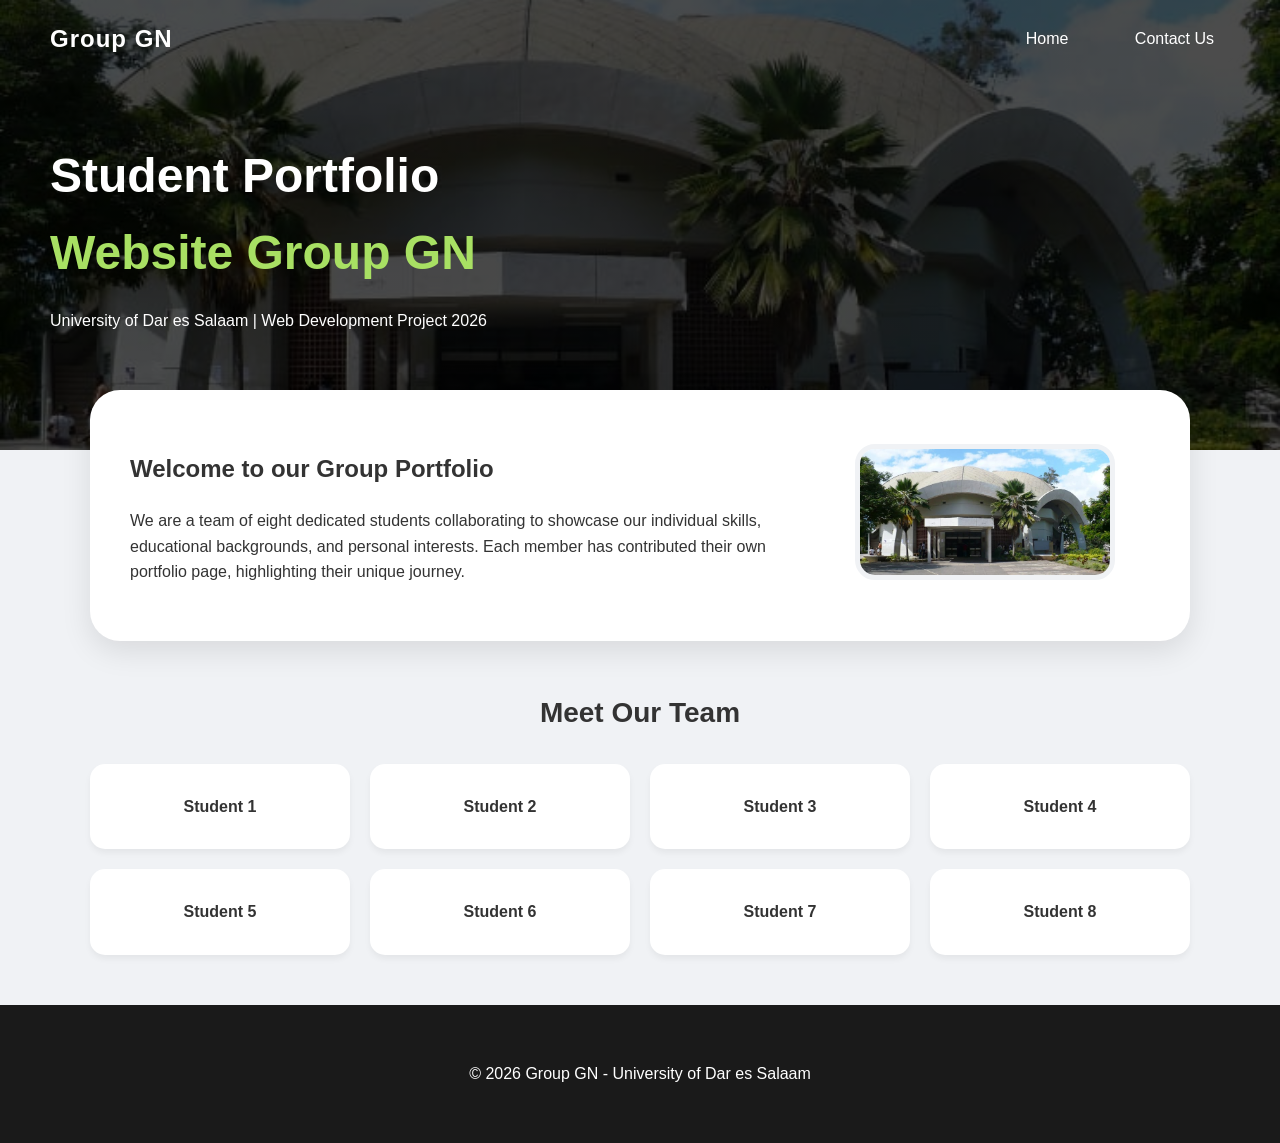
<file: index.html>
<!DOCTYPE html>
<html lang="en">
<head>
    <meta charset="UTF-8">
    <meta name="viewport" content="width=device-width, initial-scale=1.0">
    <title>Student Portfolio Dashboard | Group GN</title>
    <!-- Linking the external CSS file -->
    <link rel="stylesheet" href="style-index.css">
</head>
<body>

    <!-- Hero Section -->
    <header class="hero">
        <nav class="top-nav">
            <div class="logo">Group GN</div>
            <div class="main-links">
                <a href="index.html" class="active">Home</a>
                <a href="contact.html">Contact Us</a>
            </div>
        </nav>

        <div class="hero-content">
            <h1>Student Portfolio <br><span>Website Group GN</span></h1>
            <p>University of Dar es Salaam | Web Development Project 2026</p>
        </div>
    </header>


    <!-- Main Content Area -->
    <main class="container">
        
        <!-- Welcome Section -->
        <section class="welcome-card">
            <div class="welcome-text">
                <h2>Welcome to our Group Portfolio</h2>
                <p>We are a team of eight dedicated students collaborating to showcase our individual skills, educational backgrounds, and personal interests. Each member has contributed their own portfolio page, highlighting their unique journey.</p>
            </div>
            <div class="group-img-container">
                <img src="image/nkurumah.jpeg" alt="Group Members" class="group-photo">
            </div>
        </section>

        <!-- Student Profiles Grid (The "Sub-Nav") -->
        <h3 class="section-title">Meet Our Team</h3>
        <nav class="profile-grid">
            <a href="student 1.html" class="profile-link">Student 1</a>
            <a href="student 2.html" class="profile-link">Student 2</a>
            <a href="student 3.html" class="profile-link">Student 3</a>
            <a href="student 4.html" class="profile-link">Student 4</a>
            <a href="student 5.html" class="profile-link">Student 5</a>
            <a href="student 6.html" class="profile-link">Student 6</a>
            <a href="student 7.html" class="profile-link">Student 7</a>
            <a href="student 8.html" class="profile-link">Student 8</a>
        </nav>

    </main>

    <footer>
        <p>&copy; 2026 Group GN - University of Dar es Salaam</p>
    </footer>

</body>
</html>
</file>
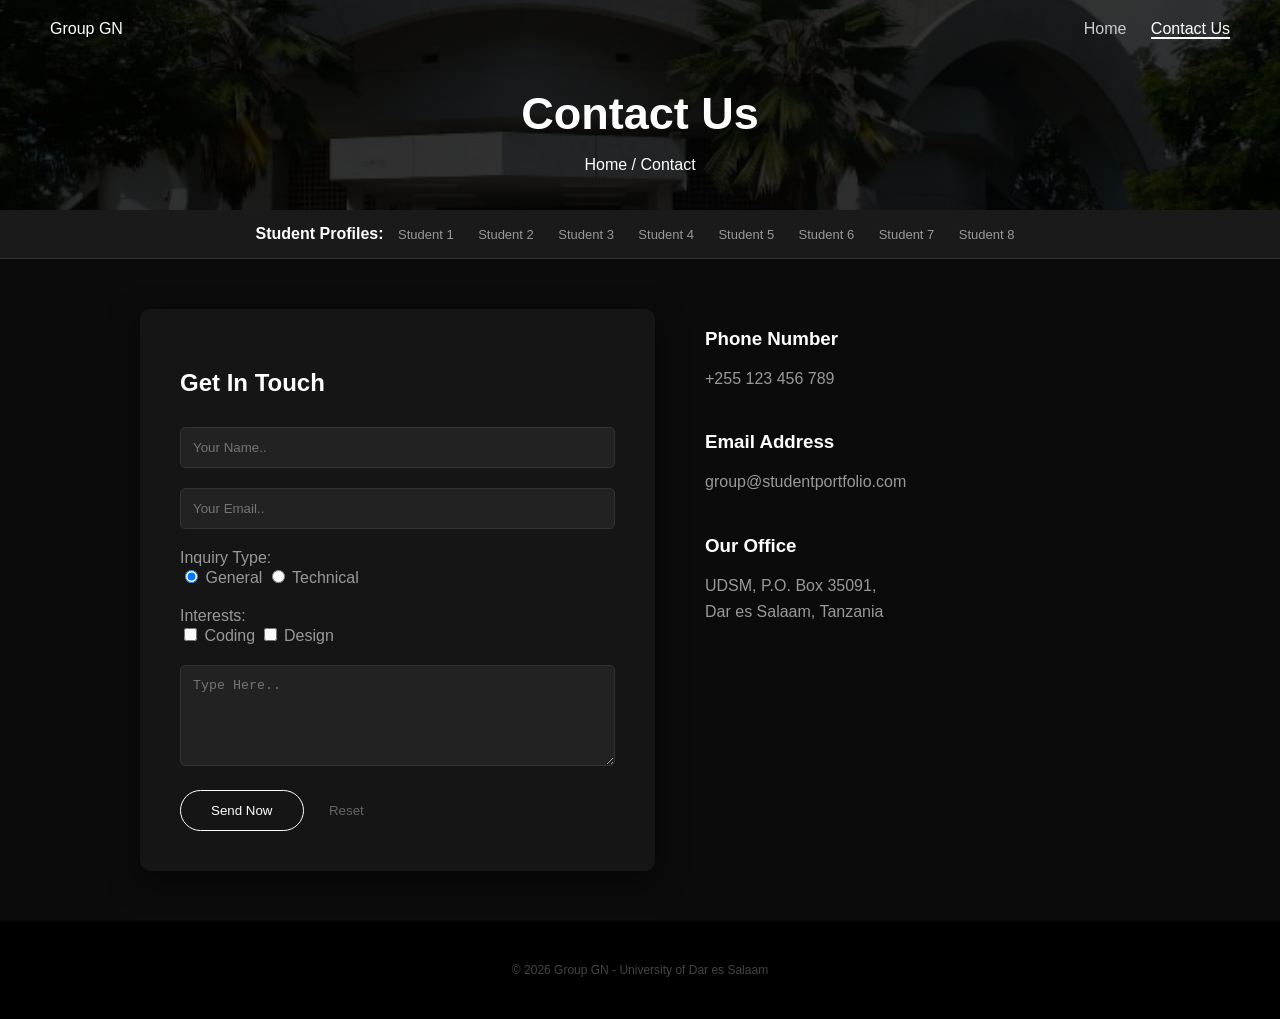
<file: contact.html>
<!DOCTYPE html>
<html lang="en">
<head>
    <meta charset="UTF-8">
    <meta name="viewport" content="width=device-width, initial-scale=1.0">
    <title>Contact Us - Group GN</title>
    <!-- External CSS link -->
    <link rel="stylesheet" href="style-contact.css">
</head>
<body>

    <!-- Header & Main Nav -->
    <header class="contact-hero">
        <nav class="top-nav">
            <div class="logo">Group GN</div>
            <div class="main-links">
                <a href="index.html">Home</a>
                <a href="contact.html" class="active">Contact Us</a>
            </div>
        </nav>
        <div class="hero-title">
            <h1>Contact Us</h1>
            <p>Home / Contact</p>
        </div>
    </header>

    <!-- Student Profiles Secondary Nav -->
    <nav class="sub-nav">
        <strong>Student Profiles:</strong> 
        <a href="./student 1.html">Student 1</a>
        <a href="./student 2.html">Student 2</a>
        <a href="./student 3.html">Student 3</a>
        <a href="./student 4.html">Student 4</a>
        <a href="./student 5.html">Student 5</a>
        <a href="./student 6.html">Student 6</a>
        <a href="./student 7.html">Student 7</a>
        <a href="./student 8.html">Student 8</a>
    </nav>

    <main class="contact-container">
        <!-- Flexbox Section for Form and Info -->
        <div class="contact-wrapper">
            
            <!-- Contact Form Card -->
            <section class="form-card">
                <h2>Get In Touch</h2>
                <form action="#" method="post">
                    <input type="text" name="name" placeholder="Your Name.." required>
                    <input type="email" name="email" placeholder="Your Email.." required>
                    
                    <div class="form-group">
                        <label>Inquiry Type:</label><br>
                        <input type="radio" id="gen" name="inq" checked> <label for="gen">General</label>
                        <input type="radio" id="tech" name="inq"> <label for="tech">Technical</label>
                    </div>

                    <div class="form-group">
                        <label>Interests:</label><br>
                        <input type="checkbox" id="code"> <label for="code">Coding</label>
                        <input type="checkbox" id="web"> <label for="web">Design</label>
                    </div>

                    <textarea name="message" rows="5" placeholder="Type Here.." required></textarea>
                    
                    <div class="btn-group">
                        <button type="submit" class="submit-btn">Send Now</button>
                        <button type="reset" class="reset-btn">Reset</button>
                    </div>
                </form>
            </section>

            <!-- Contact Information Side -->
            <section class="info-side">
                <div class="info-item">
                    <h3>Phone Number</h3>
                    <p>+255 123 456 789</p>
                </div>
                <div class="info-item">
                    <h3>Email Address</h3>
                    <p>group@studentportfolio.com</p>
                </div>
                <div class="info-item">
                    <h3>Our Office</h3>
                    <p>UDSM, P.O. Box 35091,<br>Dar es Salaam, Tanzania</p>
                </div>
            </section>

        </div>
    </main>

    <footer>
        <p>&copy; 2026 Group GN - University of Dar es Salaam</p>
    </footer>

</body>
</html>
</file>
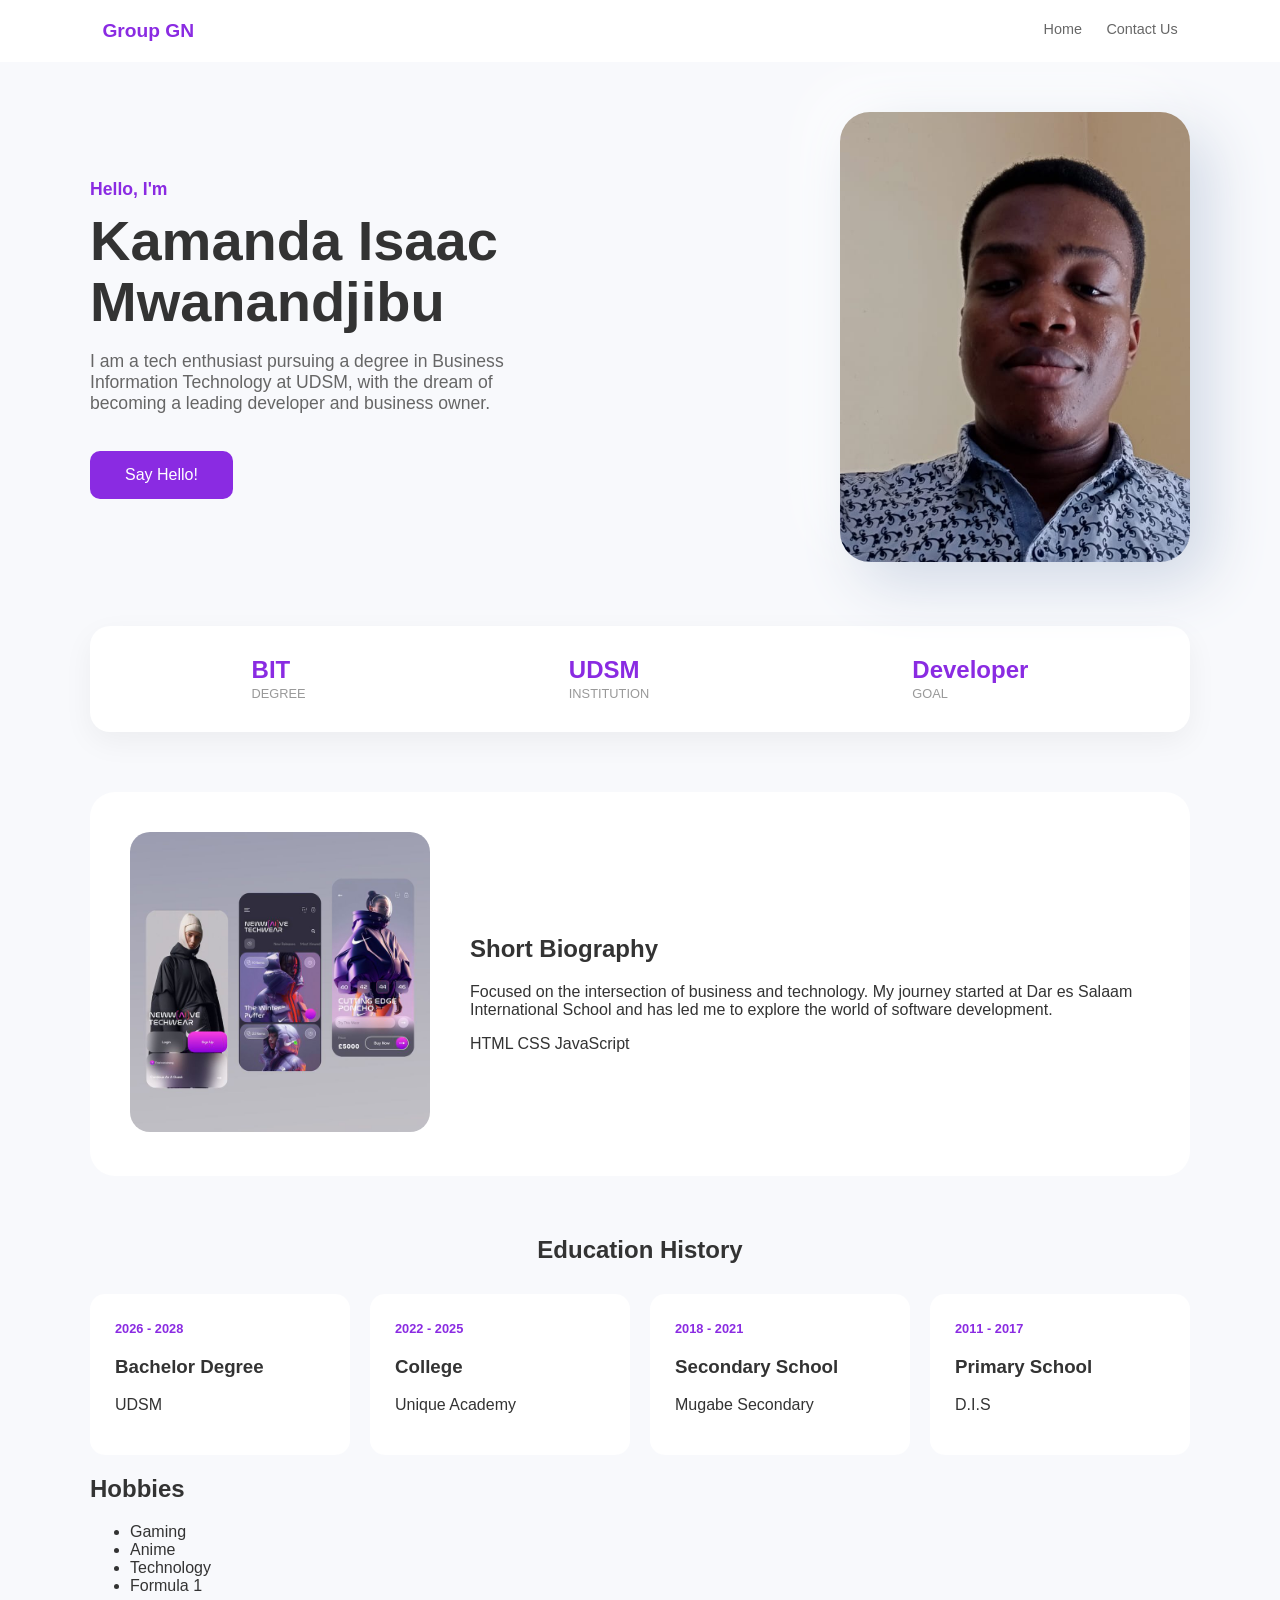
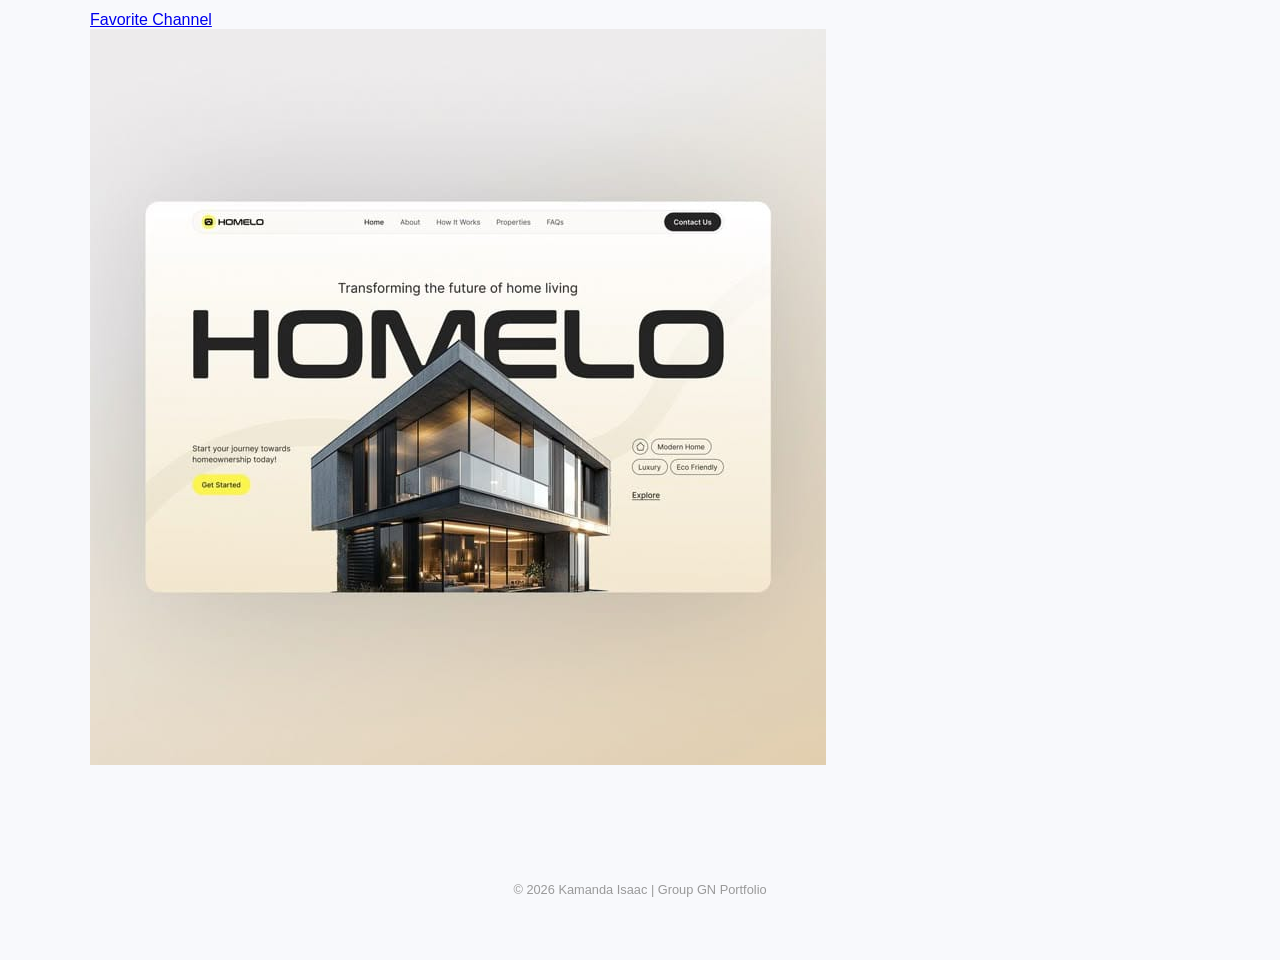
<file: student 1.html>
<!DOCTYPE html>
<html lang="en">
<head>
    <meta charset="UTF-8">
    <meta name="viewport" content="width=device-width, initial-scale=1.0">
    <title>Kamanda Isaac | Student Portfolio</title>
    <link rel="stylesheet" href="style-student-alpha.css">
</head>
<body>

    <!-- Main Navigation (Consistent with Home/Contact) -->
    <nav class="top-nav">
        <div class="logo">Group GN</div>
        <div class="main-links">
            <a href="index.html">Home</a>
            <a href="contact.html">Contact Us</a>
        </div>
    </nav>

    <main class="profile-container">
        
        <!-- Hero Section: Matches "Hello, I'm Brooklyn" -->
        <section class="hero-section">
            <div class="hero-text">
                <span class="greeting">Hello, I'm</span>
                <h1>Kamanda Isaac <br>Mwanandjibu</h1>
                <p class="bio-intro">I am a tech enthusiast pursuing a degree in Business Information Technology at UDSM, with the dream of becoming a leading developer and business owner.</p>
                <a href="mailto:kamandaisaac34@gmail.com" class="cta-btn">Say Hello!</a>
            </div>
            <div class="hero-image-wrapper">
                <img src="./image/kamanda.jpeg" alt="Kamanda Isaac" class="main-profile-img">
            </div>
        </section>

        <!-- Stats/Quick Info Row -->
        <section class="stats-row">
            <div class="stat-item"><strong>BIT</strong><span>Degree</span></div>
            <div class="stat-item"><strong>UDSM</strong><span>Institution</span></div>
            <div class="stat-item"><strong>Developer</strong><span>Goal</span></div>
        </section>

        <!-- About/Bio Card -->
        <section class="content-card biography">
            <div class="card-img">
                <img src="./image/poncho.jpeg" alt="Activity">
            </div>
            <div class="card-text">
                <h2>Short Biography</h2>
                <p>Focused on the intersection of business and technology. My journey started at Dar es Salaam International School and has led me to explore the world of software development.</p>
                <div class="skills-tags">
                    <span>HTML</span> <span>CSS</span> <span>JavaScript</span>
                </div>
            </div>
        </section>

        <!-- Education History (Grid instead of Table for modern feel) -->
        <h2 class="section-title">Education History</h2>
        <section class="education-grid">
            <div class="edu-box">
                <span class="year">2026 - 2028</span>
                <h3>Bachelor Degree</h3>
                <p>UDSM</p>
            </div>
            <div class="edu-box">
                <span class="year">2022 - 2025</span>
                <h3>College</h3>
                <p>Unique Academy</p>
            </div>
            <div class="edu-box">
                <span class="year">2018 - 2021</span>
                <h3>Secondary School</h3>
                <p>Mugabe Secondary</p>
            </div>
            <div class="edu-box">
                <span class="year">2011 - 2017</span>
                <h3>Primary School</h3>
                <p>D.I.S</p>
            </div>
        </section>

        <!-- Hobbies & Activity Gallery -->
        <section class="gallery-section">
            <div class="hobbies-list">
                <h2>Hobbies</h2>
                <ul>
                    <li>Gaming</li>
                    <li>Anime</li>
                    <li>Technology</li>
                    <li>Formula 1</li>
                </ul>
                <a href="https://www.youtube.com/@JennyslecturesCSIT" target="_blank" class="fav-link">Favorite Channel</a>
            </div>
            <div class="gallery-images">
                <img src="./image/homelo.jpeg" alt="Activity 2">
            </div>
        </section>

    </main>

    <footer>
        <p>&copy; 2026 Kamanda Isaac | Group GN Portfolio</p>
    </footer>

</body>
</html>
</file>
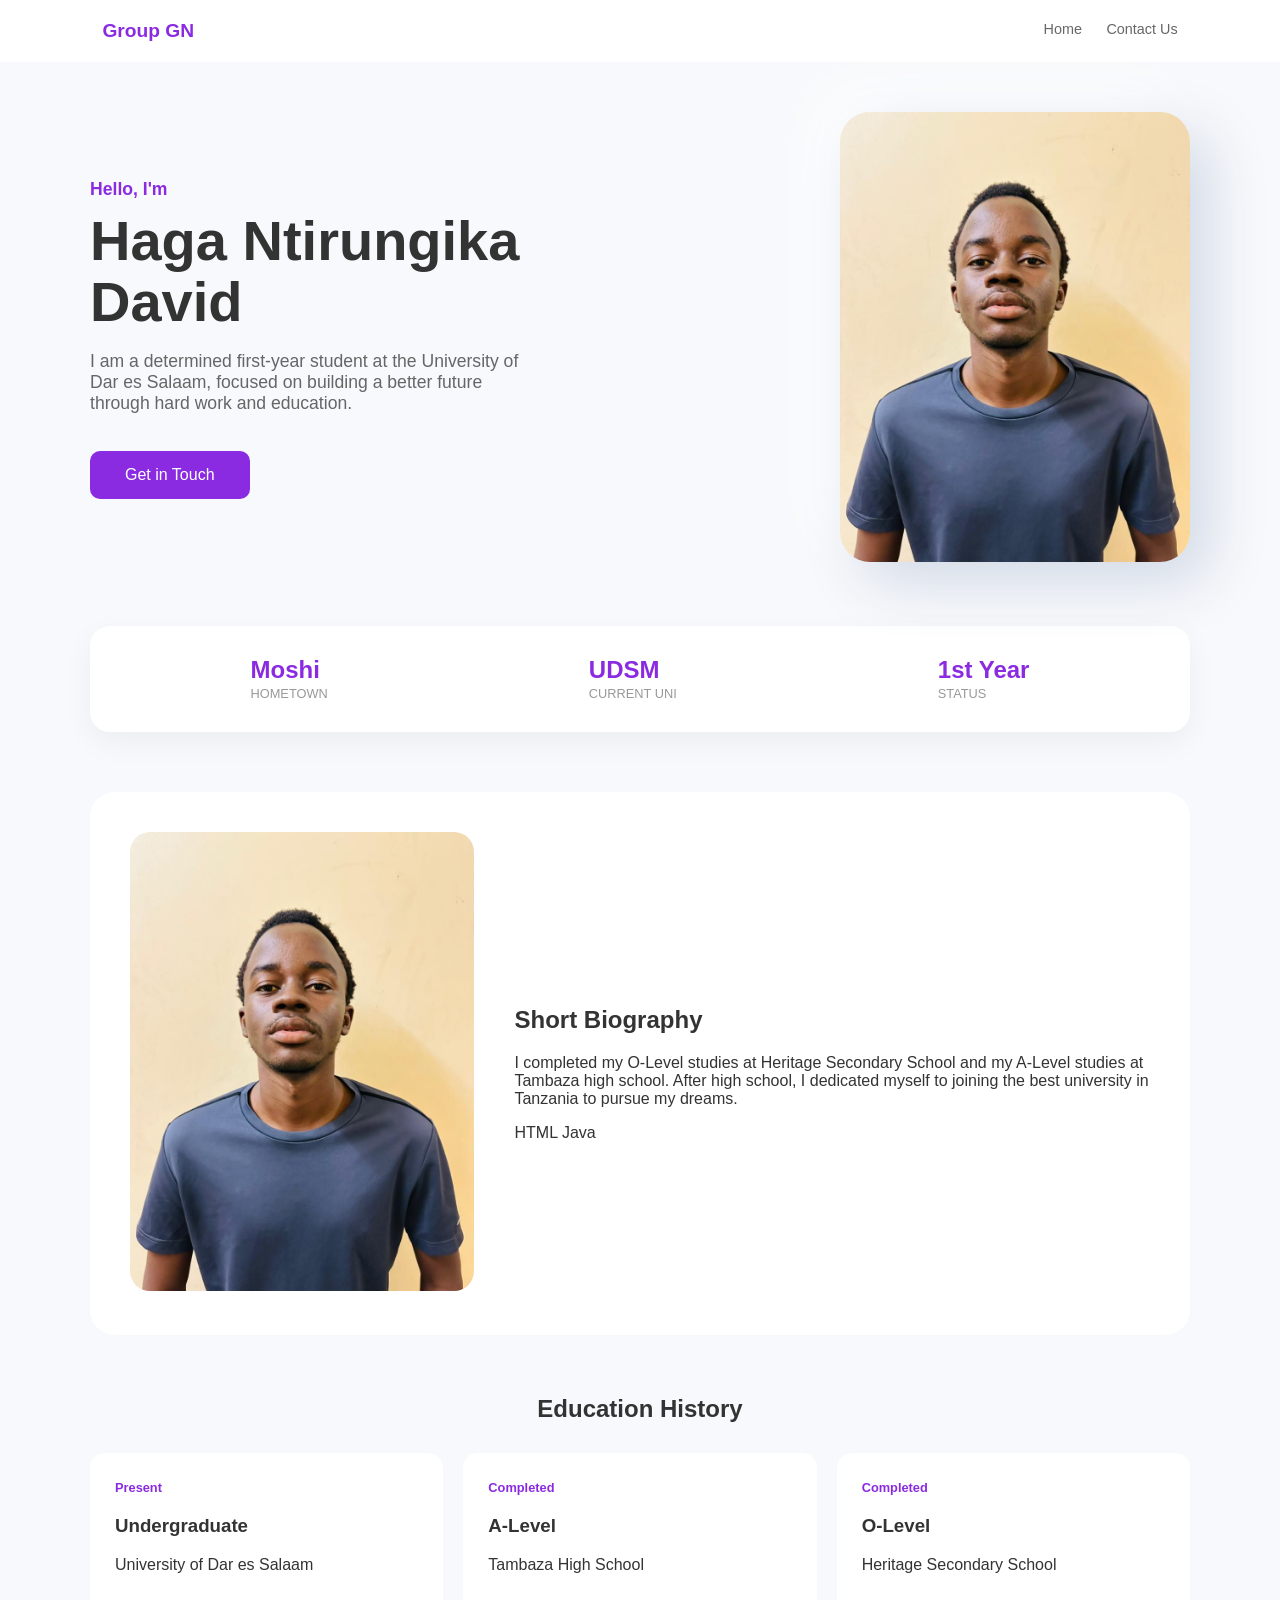
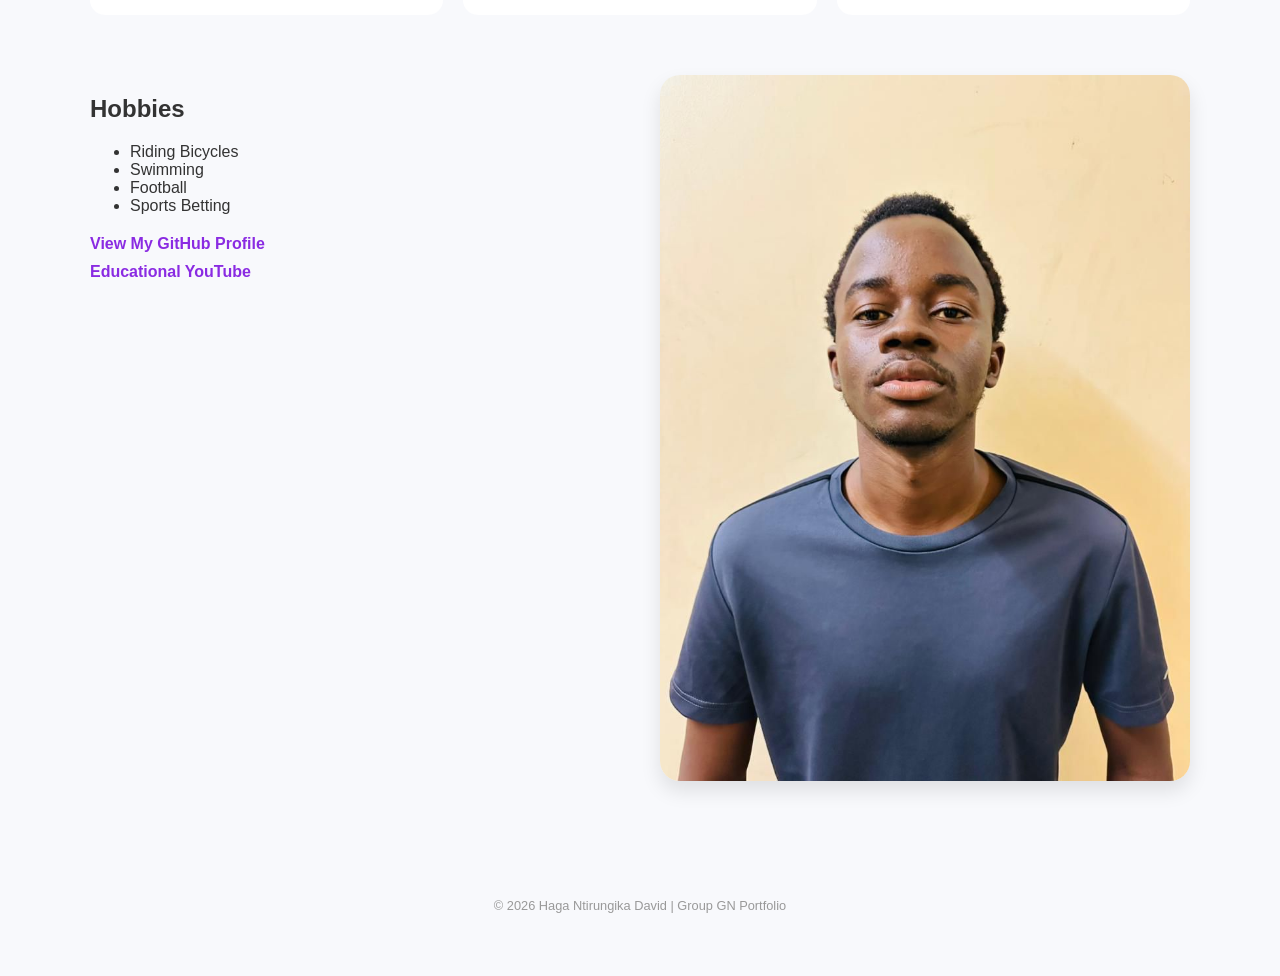
<file: student 2.html>
<!DOCTYPE html>
<html lang="en">
<head>
    <meta charset="UTF-8">
    <meta name="viewport" content="width=device-width, initial-scale=1.0">
    <title>Haga Ntirungika David | Student Portfolio</title>
    <!-- Links to the shared CSS for students 1-4 -->
    <link rel="stylesheet" href="style-student-alpha.css">
</head>
<body>

    <!-- Main Navigation -->
    <nav class="top-nav">
        <div class="logo">Group GN</div>
        <div class="main-links">
            <a href="index.html">Home</a>
            <a href="contact.html">Contact Us</a>
        </div>
    </nav>

    <main class="profile-container">
        
        <!-- Hero Section: Haga Ntirungika David -->
        <section class="hero-section">
            <div class="hero-text">
                <span class="greeting">Hello, I'm</span>
                <h1>Haga Ntirungika <br>David</h1>
                <p class="bio-intro">I am a determined first-year student at the University of Dar es Salaam, focused on building a better future through hard work and education.</p>
                <a href="mailto:seniorhaga@example.com" class="cta-btn">Get in Touch</a>
            </div>
            <div class="hero-image-wrapper">
                <img src="./image/haga.jpeg" alt="Haga Ntirungika David" class="main-profile-img">
            </div>
        </section>

        <!-- Stats Row -->
        <section class="stats-row">
            <div class="stat-item"><strong>Moshi</strong><span>Hometown</span></div>
            <div class="stat-item"><strong>UDSM</strong><span>Current Uni</span></div>
            <div class="stat-item"><strong>1st Year</strong><span>Status</span></div>
        </section>

        <!-- Biography Card -->
        <section class="content-card biography">
            <div class="card-img">
                <!-- Activity Gallery Image 1 -->
                <img src="./image/haga.jpeg" alt="Activity 1" style="border-radius: 20px; width: 100%;">
            </div>
            <div class="card-text">
                <h2>Short Biography</h2>
                <p>I completed my O-Level studies at Heritage Secondary School and my A-Level studies at Tambaza high school. After high school, I dedicated myself to joining the best university in Tanzania to pursue my dreams.</p>
                <div class="skills-tags">
                    <span>HTML</span> <span>Java</span>
                </div>
            </div>
        </section>

        <!-- Education History Grid -->
        <h2 class="section-title">Education History</h2>
        <section class="education-grid">
            <div class="edu-box">
                <span class="year">Present</span>
                <h3>Undergraduate</h3>
                <p>University of Dar es Salaam</p>
            </div>
            <div class="edu-box">
                <span class="year">Completed</span>
                <h3>A-Level</h3>
                <p>Tambaza High School</p>
            </div>
            <div class="edu-box">
                <span class="year">Completed</span>
                <h3>O-Level</h3>
                <p>Heritage Secondary School</p>
            </div>
        </section>

        <!-- Hobbies & Links -->
        <section class="gallery-section" style="display: flex; gap: 40px; align-items: flex-start; margin-top: 60px;">
            <div class="hobbies-list" style="flex: 1;">
                <h2>Hobbies</h2>
                <ul>
                    <li>Riding Bicycles</li>
                    <li>Swimming</li>
                    <li>Football</li>
                    <li>Sports Betting</li>
                </ul>
                <div style="margin-top: 20px;">
                    <a href="https://github.com" target="_blank" class="fav-link" style="color: #8a2be2; text-decoration: none; font-weight: bold; display: block; margin-bottom: 10px;">View My GitHub Profile</a>
                    <a href="https://youtube.com" target="_blank" class="fav-link" style="color: #8a2be2; text-decoration: none; font-weight: bold;">Educational YouTube</a>
                </div>
            </div>
            <div class="gallery-images" style="flex: 1;">
                <!-- Activity Gallery Image 2 -->
                <img src="./image/haga.jpeg" alt="Activity 2" style="width: 100%; border-radius: 20px; box-shadow: 0 10px 20px rgba(0,0,0,0.1);">
            </div>
        </section>

    </main>

    <footer>
        <p>&copy; 2026 Haga Ntirungika David | Group GN Portfolio</p>
    </footer>

</body>
</html>
</file>
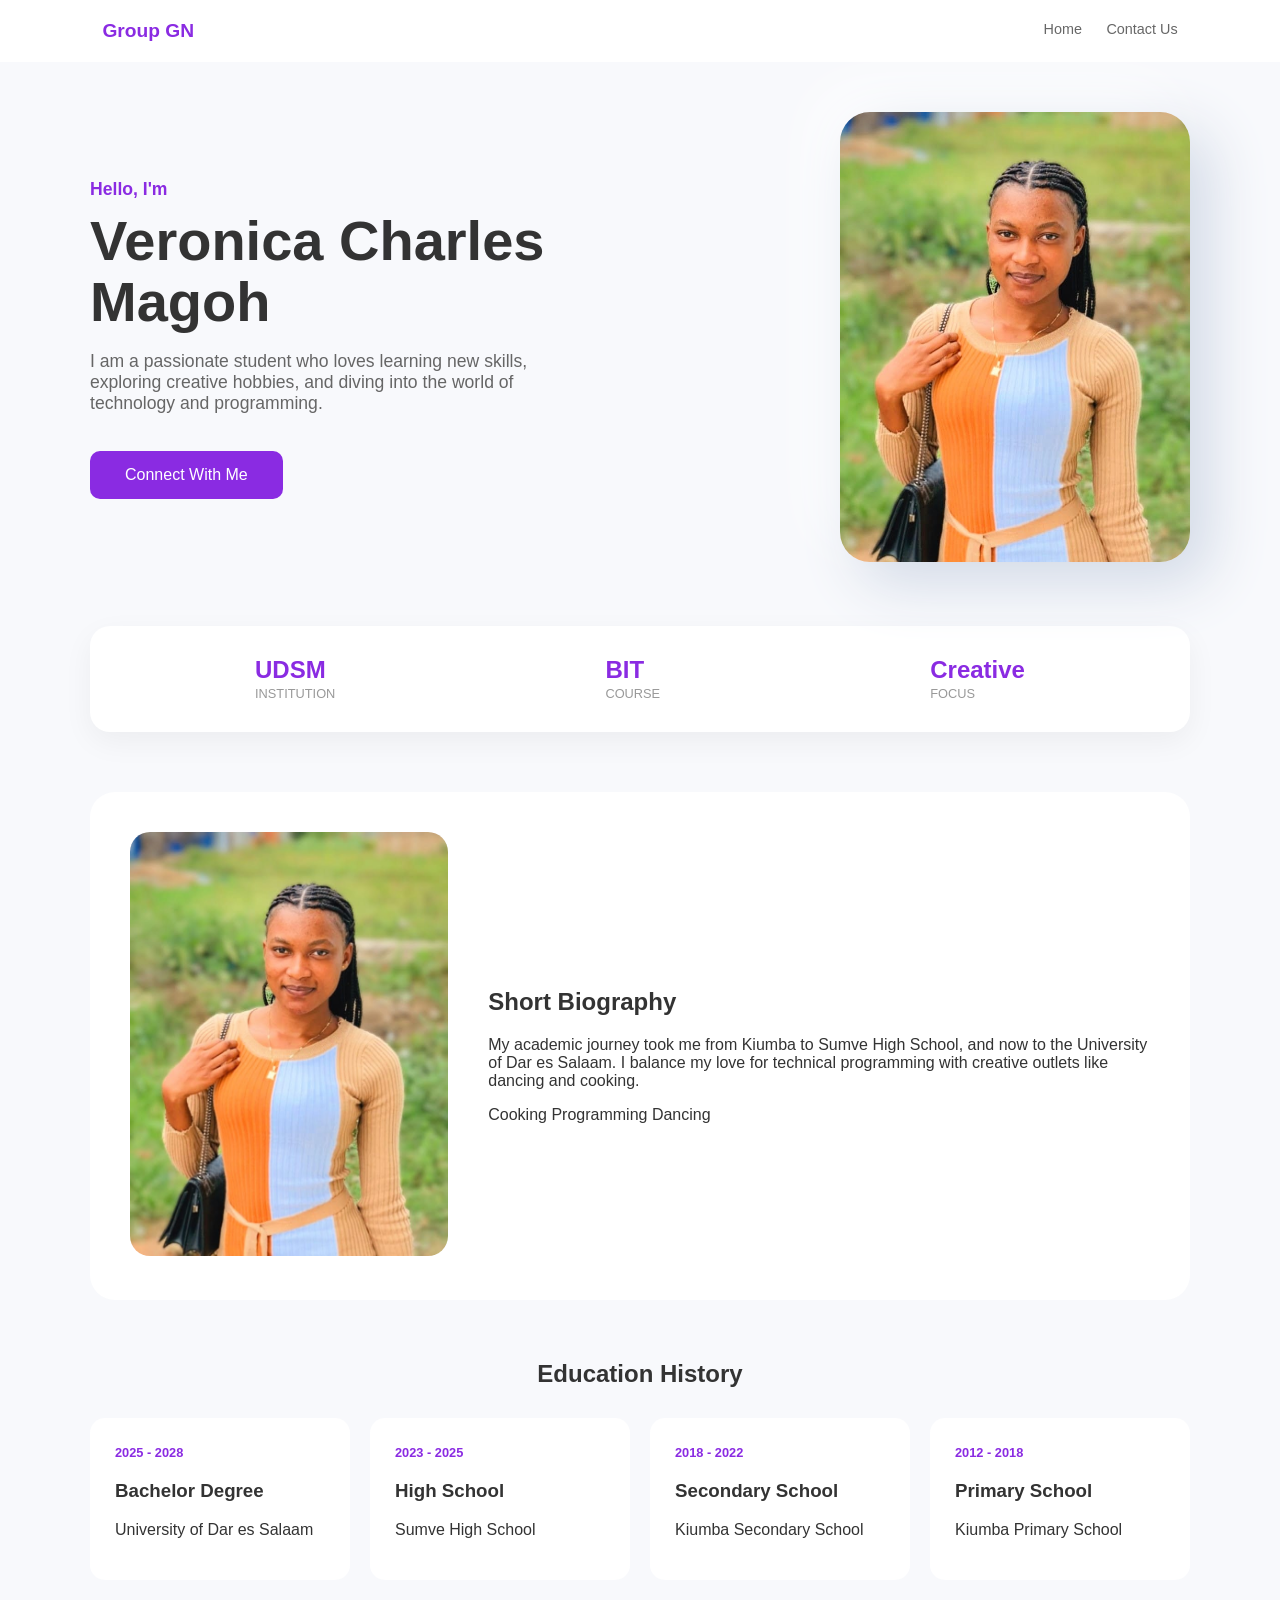
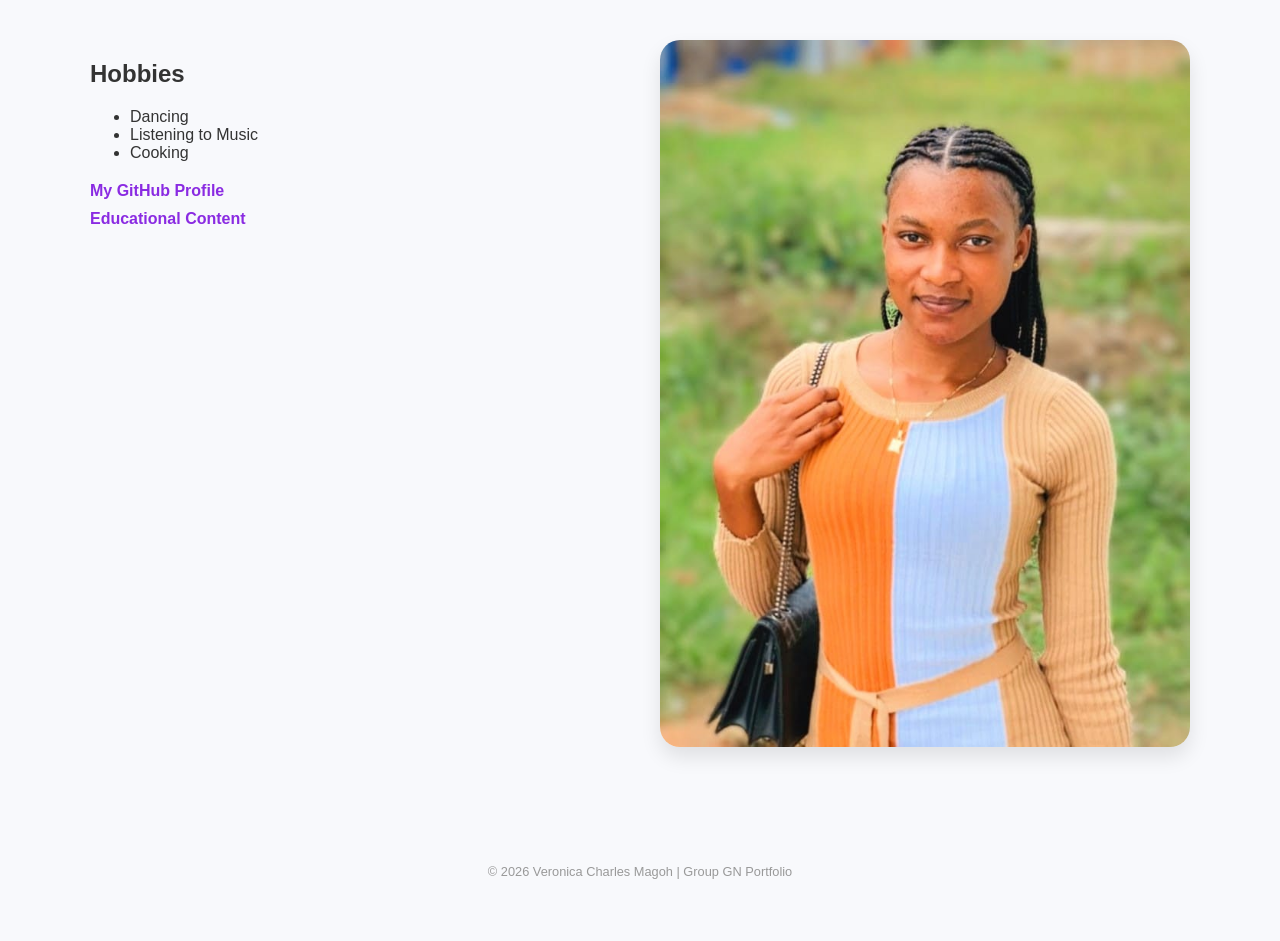
<file: student 3.html>
<!DOCTYPE html>
<html lang="en">
<head>
    <meta charset="UTF-8">
    <meta name="viewport" content="width=device-width, initial-scale=1.0">
    <title>Veronica Charles Magoh | Student Portfolio</title>
    <!-- Links to the shared CSS for students 1-4 -->
    <link rel="stylesheet" href="style-student-alpha.css">
</head>
<body>

    <!-- Main Navigation -->
    <nav class="top-nav">
        <div class="logo">Group GN</div>
        <div class="main-links">
            <a href="index.html">Home</a>
            <a href="contact.html">Contact Us</a>
        </div>
    </nav>

    <main class="profile-container">
        
        <!-- Hero Section: Veronica Charles Magoh -->
        <section class="hero-section">
            <div class="hero-text">
                <span class="greeting">Hello, I'm</span>
                <h1>Veronica Charles <br>Magoh</h1>
                <p class="bio-intro">I am a passionate student who loves learning new skills, exploring creative hobbies, and diving into the world of technology and programming.</p>
                <a href="mailto:student3@example.com" class="cta-btn">Connect With Me</a>
            </div>
            <div class="hero-image-wrapper">
                <img src="./image/veronicah.jpeg" alt="Veronica Charles Magoh" class="main-profile-img">
            </div>
        </section>

        <!-- Stats Row -->
        <section class="stats-row">
            <div class="stat-item"><strong>UDSM</strong><span>Institution</span></div>
            <div class="stat-item"><strong>BIT</strong><span>Course</span></div>
            <div class="stat-item"><strong>Creative</strong><span>Focus</span></div>
        </section>

        <!-- Biography Card -->
        <section class="content-card biography">
            <div class="card-img">
                <img src="./image/veronicah.jpeg" alt="Activity Image" style="border-radius: 20px; width: 100%;">
            </div>
            <div class="card-text">
                <h2>Short Biography</h2>
                <p>My academic journey took me from Kiumba to Sumve High School, and now to the University of Dar es Salaam. I balance my love for technical programming with creative outlets like dancing and cooking.</p>
                <div class="skills-tags">
                    <span>Cooking</span> <span>Programming</span> <span>Dancing</span>
                </div>
            </div>
        </section>

        <!-- Education History Grid -->
        <h2 class="section-title">Education History</h2>
        <section class="education-grid">
            <div class="edu-box">
                <span class="year">2025 - 2028</span>
                <h3>Bachelor Degree</h3>
                <p>University of Dar es Salaam</p>
            </div>
            <div class="edu-box">
                <span class="year">2023 - 2025</span>
                <h3>High School</h3>
                <p>Sumve High School</p>
            </div>
            <div class="edu-box">
                <span class="year">2018 - 2022</span>
                <h3>Secondary School</h3>
                <p>Kiumba Secondary School</p>
            </div>
            <div class="edu-box">
                <span class="year">2012 - 2018</span>
                <h3>Primary School</h3>
                <p>Kiumba Primary School</p>
            </div>
        </section>

        <!-- Hobbies & Links -->
        <section class="gallery-section" style="display: flex; gap: 40px; align-items: flex-start; margin-top: 60px;">
            <div class="hobbies-list" style="flex: 1;">
                <h2>Hobbies</h2>
                <ul>
                    <li>Dancing</li>
                    <li>Listening to Music</li>
                    <li>Cooking</li>
                </ul>
                <div style="margin-top: 20px;">
                    <a href="https://github.com" target="_blank" class="fav-link" style="color: #8a2be2; text-decoration: none; font-weight: bold; display: block; margin-bottom: 10px;">My GitHub Profile</a>
                    <a href="https://youtube.com" target="_blank" class="fav-link" style="color: #8a2be2; text-decoration: none; font-weight: bold;">Educational Content</a>
                </div>
            </div>
            <div class="gallery-images" style="flex: 1;">
                <img src="./image/veronicah.jpeg" alt="Activity Gallery" style="width: 100%; border-radius: 20px; box-shadow: 0 10px 20px rgba(0,0,0,0.1);">
            </div>
        </section>

    </main>

    <footer>
        <p>&copy; 2026 Veronica Charles Magoh | Group GN Portfolio</p>
    </footer>

</body>
</html>
</file>
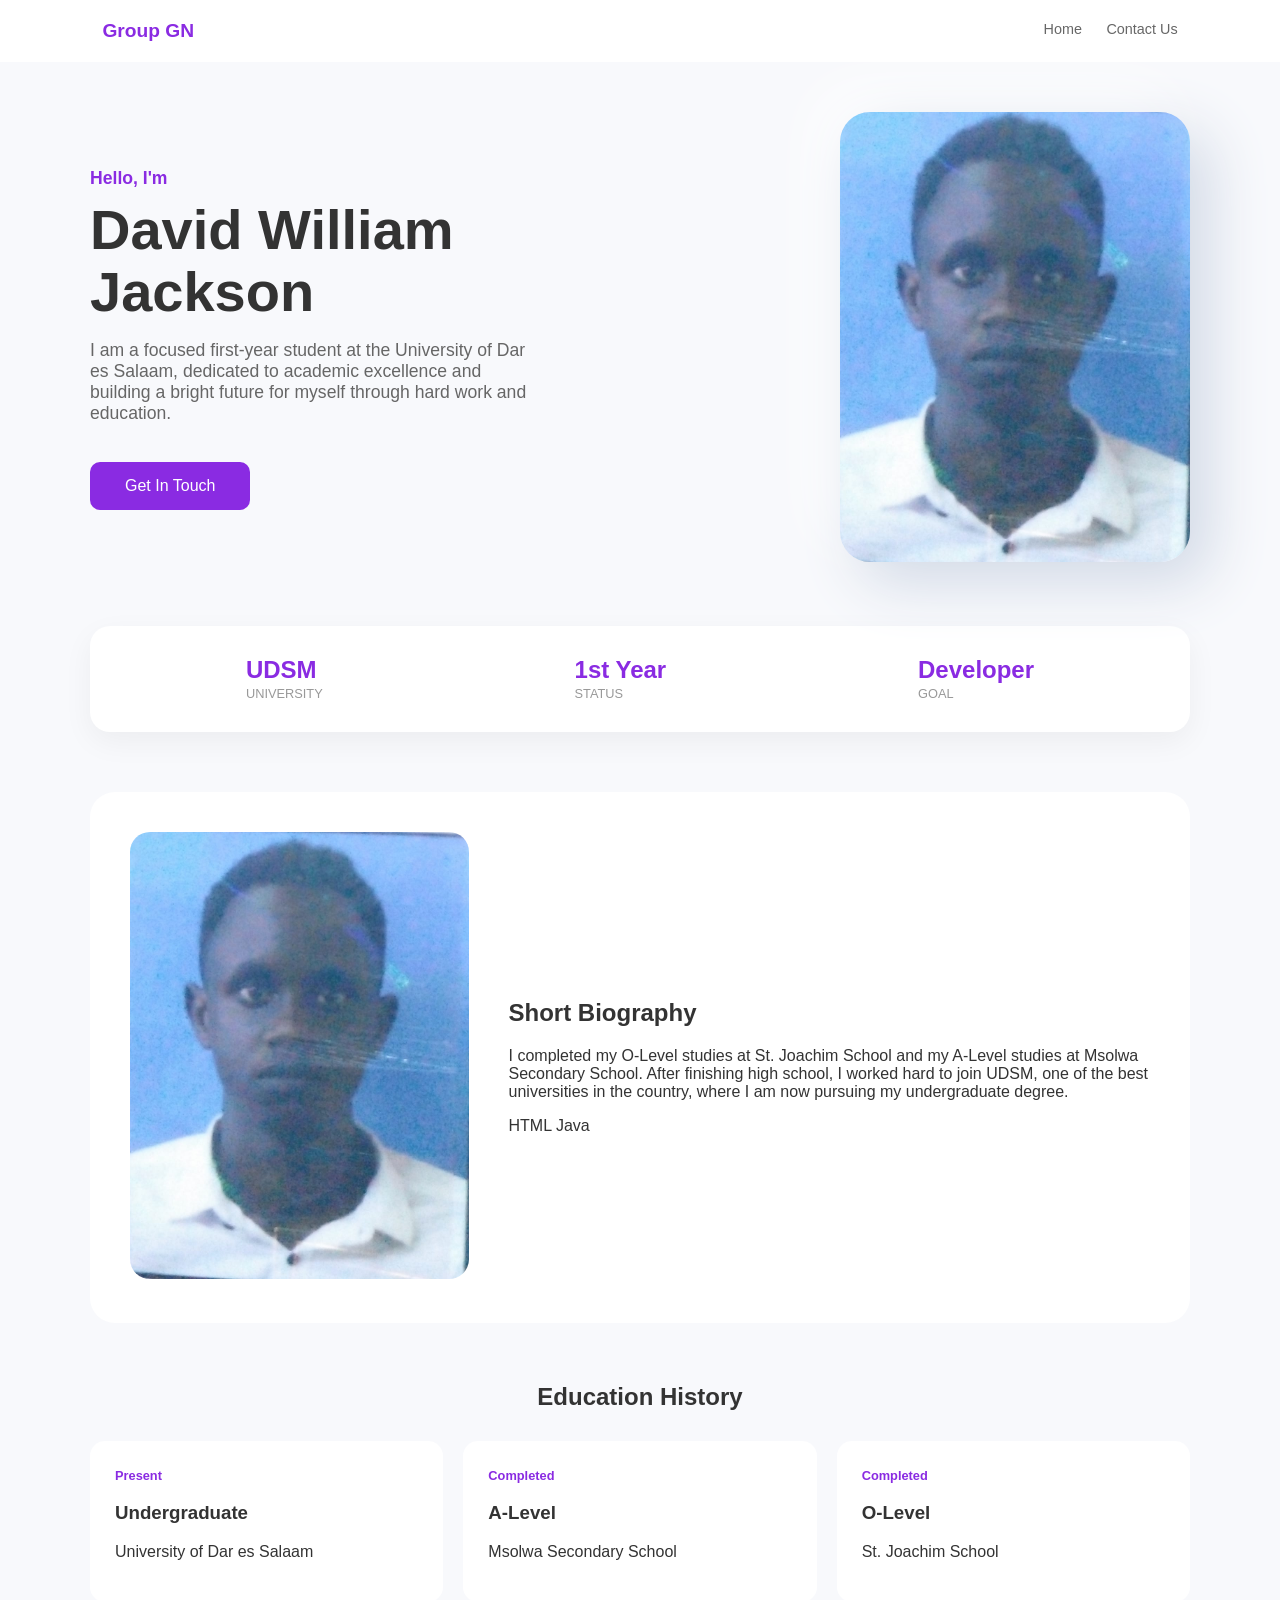
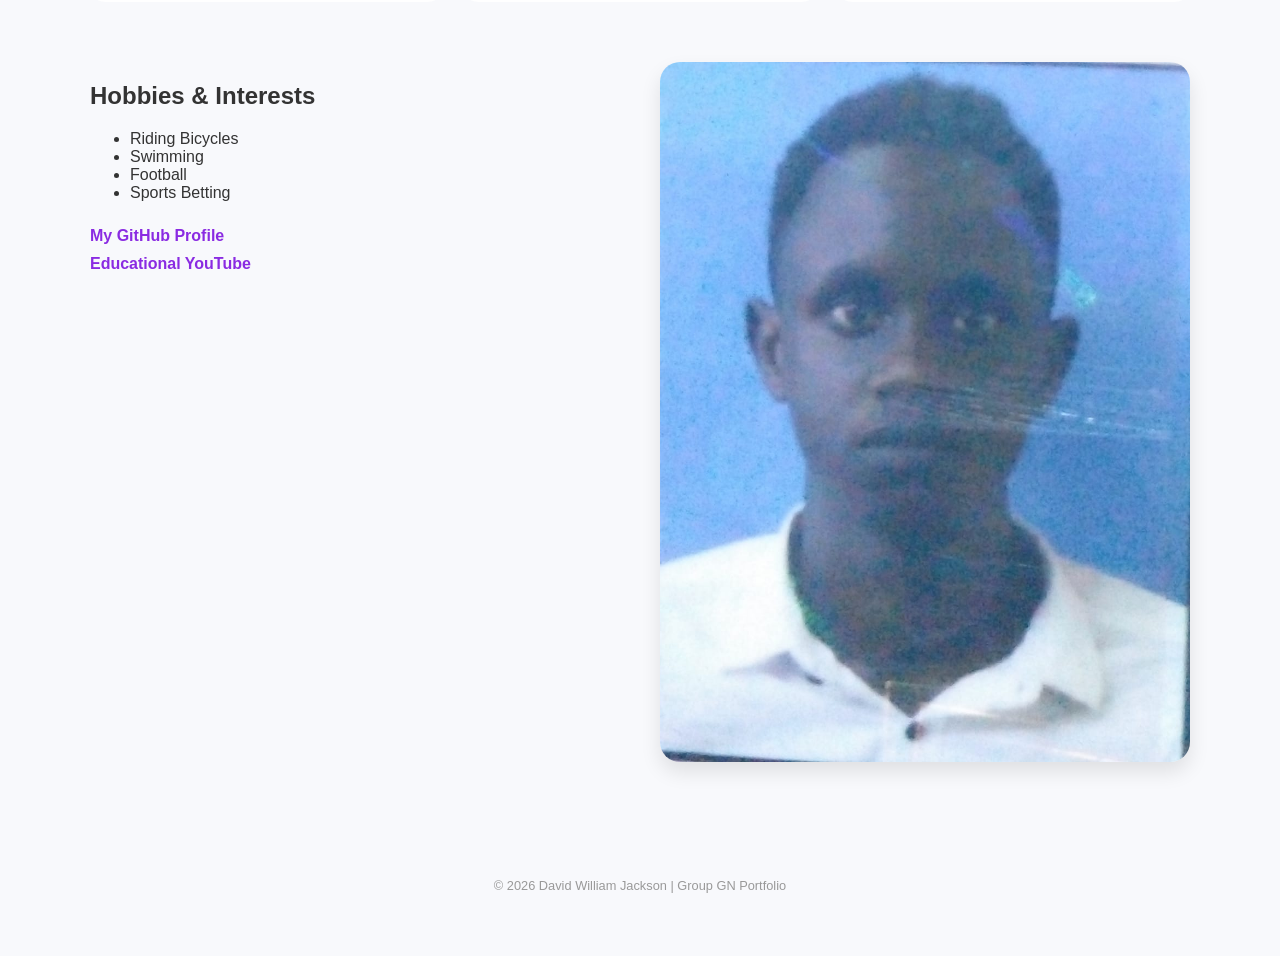
<file: student 4.html>
<!DOCTYPE html>
<html lang="en">
<head>
    <meta charset="UTF-8">
    <meta name="viewport" content="width=device-width, initial-scale=1.0">
    <title>David William Jackson | Student Portfolio</title>
    <!-- Links to the shared CSS for students 1-4 -->
    <link rel="stylesheet" href="style-student-alpha.css">
</head>
<body>

    <!-- Main Navigation -->
    <nav class="top-nav">
        <div class="logo">Group GN</div>
        <div class="main-links">
            <a href="index.html">Home</a>
            <a href="contact.html">Contact Us</a>
        </div>
    </nav>

    <main class="profile-container">
        
        <!-- Hero Section: David William Jackson -->
        <section class="hero-section">
            <div class="hero-text">
                <span class="greeting">Hello, I'm</span>
                <h1>David William <br>Jackson</h1>
                <p class="bio-intro">I am a focused first-year student at the University of Dar es Salaam, dedicated to academic excellence and building a bright future for myself through hard work and education.</p>
                <a href="mailto:davidwj941@example.com" class="cta-btn">Get In Touch</a>
            </div>
            <div class="hero-image-wrapper">
                <img src="./image/david.jpeg" alt="David William Jackson" class="main-profile-img">
            </div>
        </section>

        <!-- Stats Row -->
        <section class="stats-row">
            <div class="stat-item"><strong>UDSM</strong><span>University</span></div>
            <div class="stat-item"><strong>1st Year</strong><span>Status</span></div>
            <div class="stat-item"><strong>Developer</strong><span>Goal</span></div>
        </section>

        <!-- Biography Card -->
        <section class="content-card biography">
            <div class="card-img">
                <!-- Activity Image 1 -->
                <img src="./image/david.jpeg" alt="Academic Activity" style="border-radius: 20px; width: 100%;">
            </div>
            <div class="card-text">
                <h2>Short Biography</h2>
                <p>I completed my O-Level studies at St. Joachim School and my A-Level studies at Msolwa Secondary School. After finishing high school, I worked hard to join UDSM, one of the best universities in the country, where I am now pursuing my undergraduate degree.</p>
                <div class="skills-tags">
                    <span>HTML</span> <span>Java</span>
                </div>
            </div>
        </section>

        <!-- Education History Grid -->
        <h2 class="section-title">Education History</h2>
        <section class="education-grid">
            <div class="edu-box">
                <span class="year">Present</span>
                <h3>Undergraduate</h3>
                <p>University of Dar es Salaam</p>
            </div>
            <div class="edu-box">
                <span class="year">Completed</span>
                <h3>A-Level</h3>
                <p>Msolwa Secondary School</p>
            </div>
            <div class="edu-box">
                <span class="year">Completed</span>
                <h3>O-Level</h3>
                <p>St. Joachim School</p>
            </div>
        </section>

        <!-- Hobbies & Links Gallery -->
        <section class="gallery-section" style="display: flex; gap: 40px; align-items: flex-start; margin-top: 60px;">
            <div class="hobbies-list" style="flex: 1;">
                <h2>Hobbies & Interests</h2>
                <ul>
                    <li>Riding Bicycles</li>
                    <li>Swimming</li>
                    <li>Football</li>
                    <li>Sports Betting</li>
                </ul>
                <div style="margin-top: 25px;">
                    <a href="https://github.com" target="_blank" class="fav-link" style="color: #8a2be2; text-decoration: none; font-weight: bold; display: block; margin-bottom: 10px;">My GitHub Profile</a>
                    <a href="https://youtube.com" target="_blank" class="fav-link" style="color: #8a2be2; text-decoration: none; font-weight: bold;">Educational YouTube</a>
                </div>
            </div>
            <div class="gallery-images" style="flex: 1;">
                <!-- Activity Image 2 -->
                <img src="./image/david.jpeg" alt="Activity Gallery" style="width: 100%; border-radius: 20px; box-shadow: 0 10px 20px rgba(0,0,0,0.1);">
            </div>
        </section>

    </main>

    <footer>
        <p>&copy; 2026 David William Jackson | Group GN Portfolio</p>
    </footer>

</body>
</html>
</file>
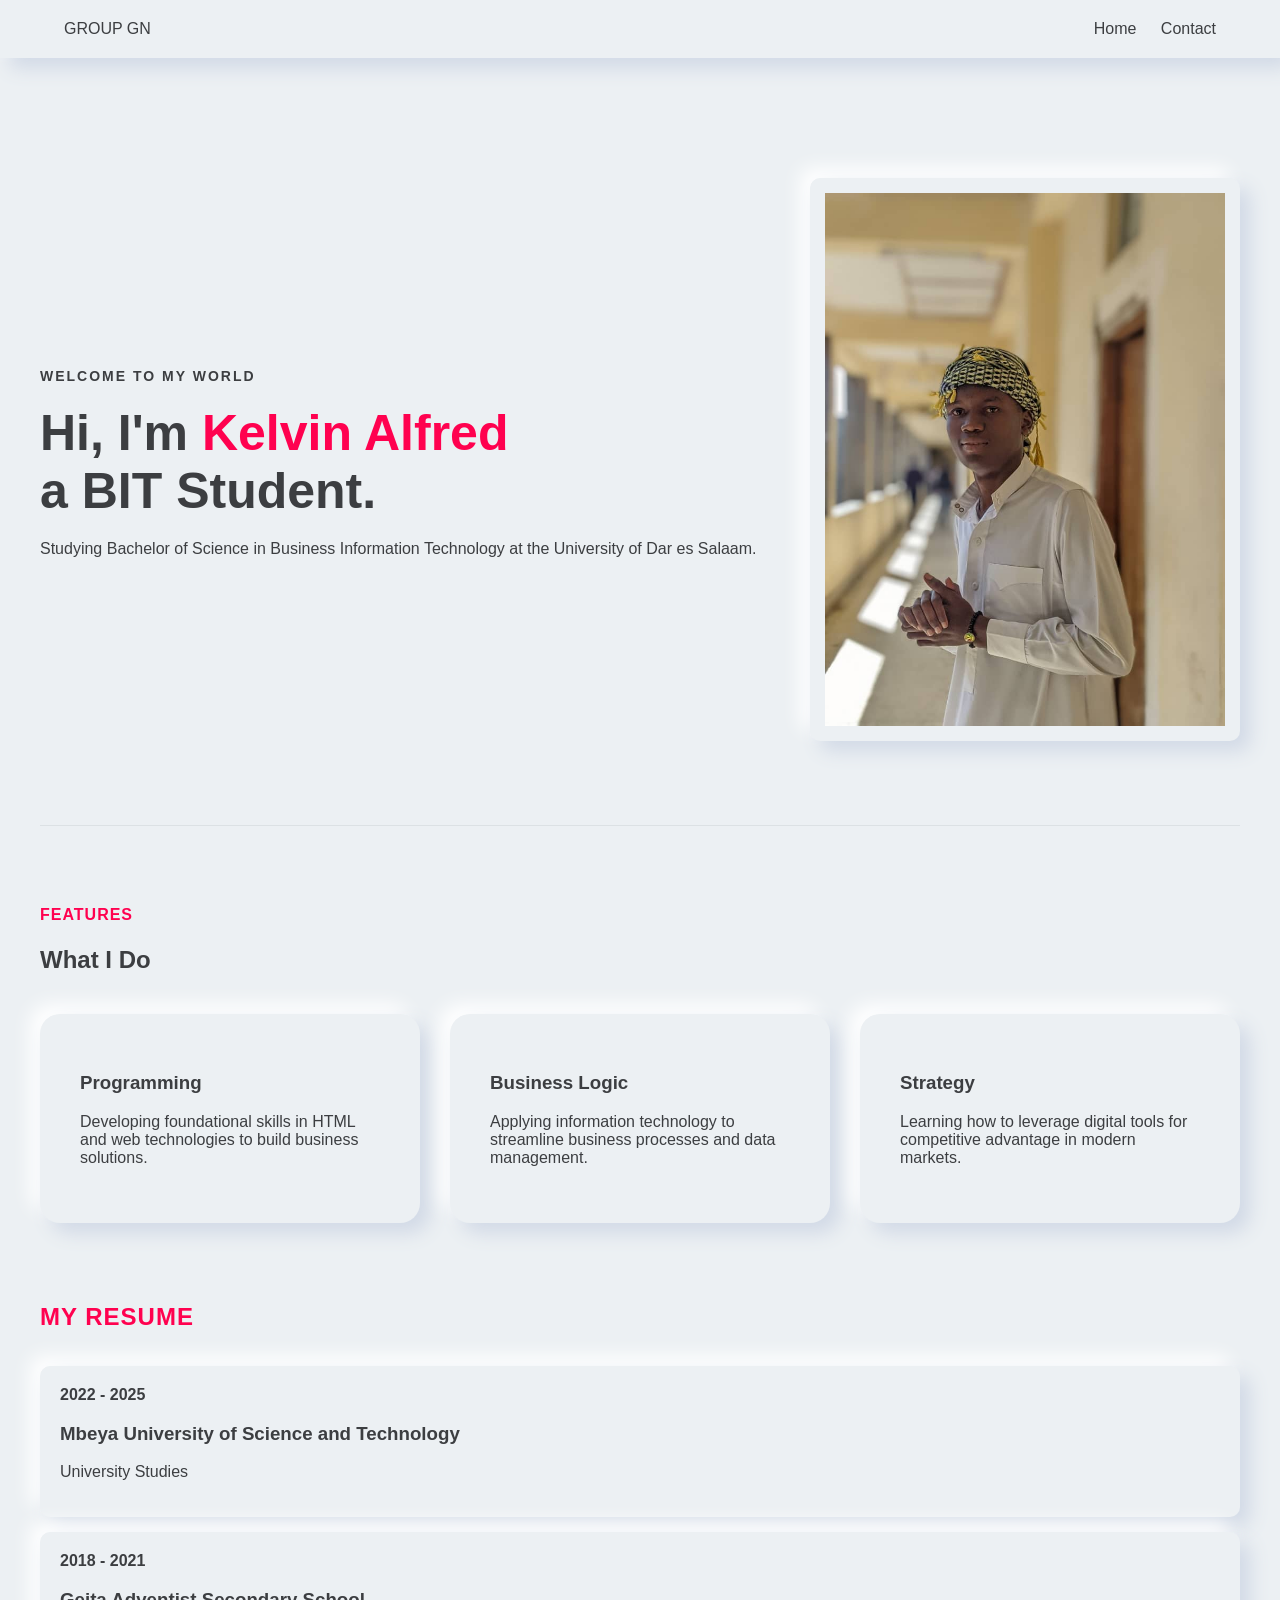
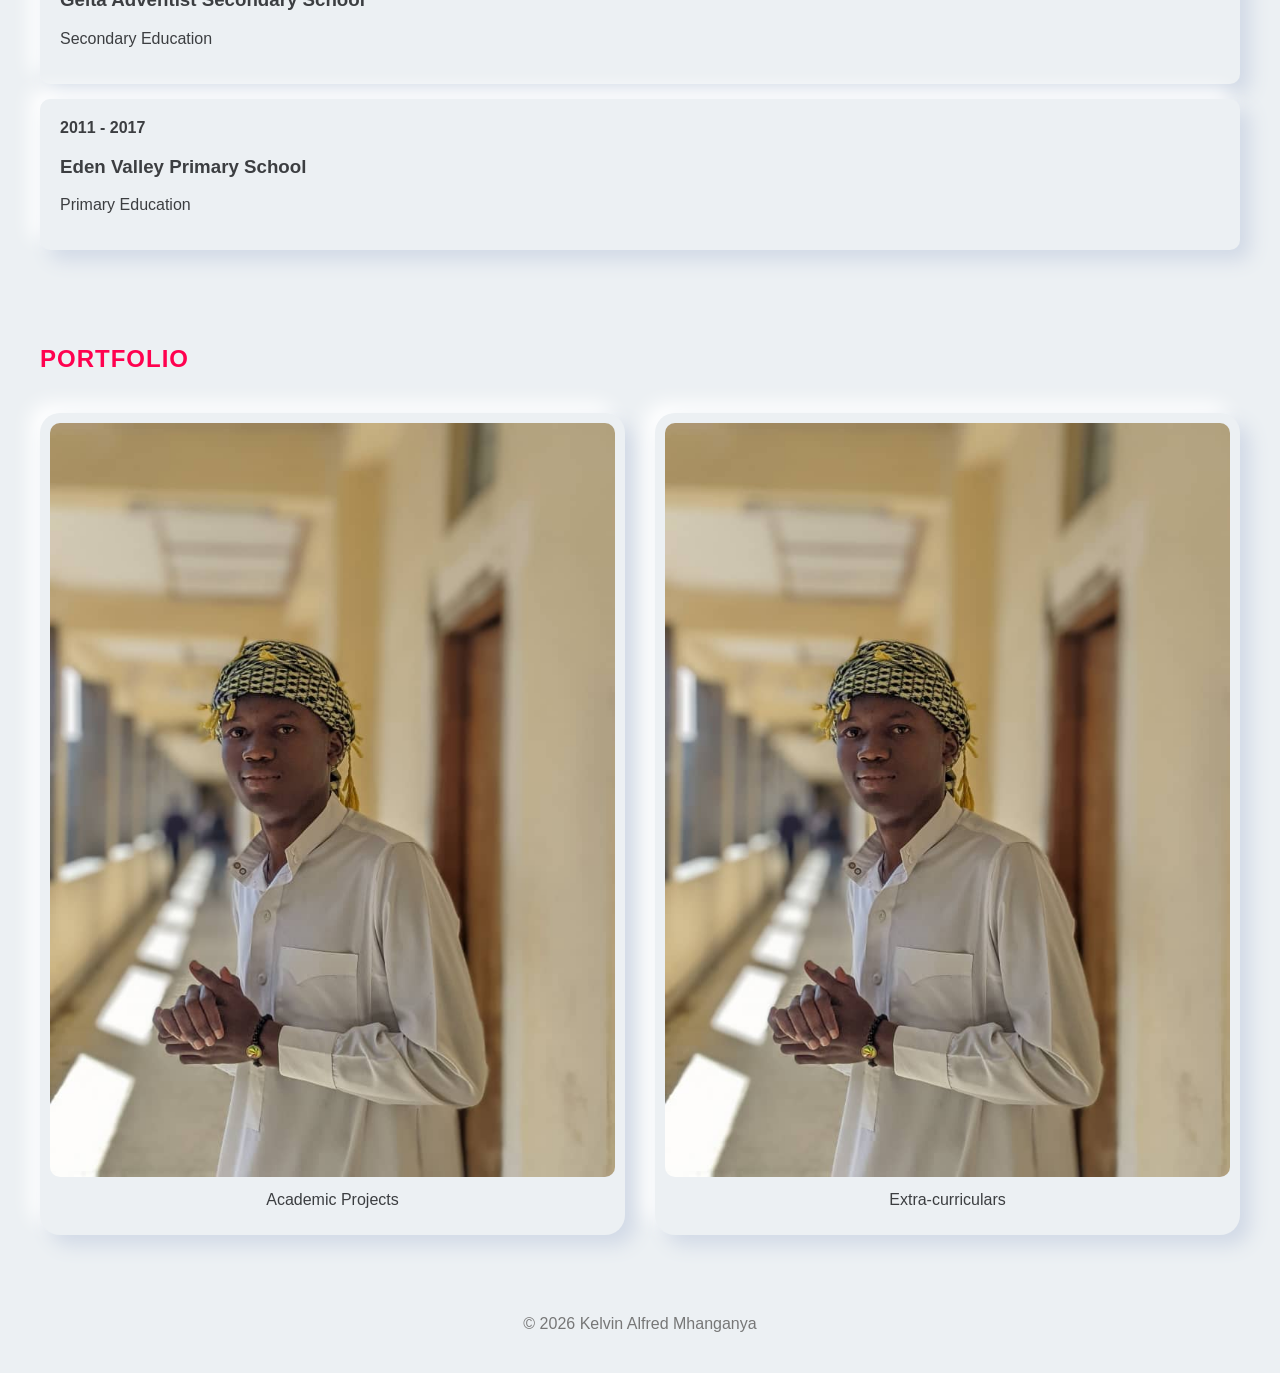
<file: student 5.html>
<!DOCTYPE html>
<html lang="en">
<head>
    <meta charset="UTF-8">
    <meta name="viewport" content="width=device-width, initial-scale=1.0">
    <title>Kelvin Alfred Mhanganya | Student Portfolio</title>
    <!-- Use the new Beta CSS for students 5-8 -->
    <link rel="stylesheet" href="style-student-beta.css">
</head>
<body>

    <nav>
        <div class="logo">GROUP GN</div>
        <div class="nav-links">
            <a href="index.html" style="margin-right: 20px; text-decoration: none; color: inherit;">Home</a>
            <a href="contact.html" style="text-decoration: none; color: inherit;">Contact</a>
        </div>
    </nav>

    <div class="container">
        <!-- Hero Section -->
        <section class="hero">
            <div class="hero-text">
                <h4>Welcome to my world</h4>
                <h1>Hi, I'm <span>Kelvin Alfred</span><br>a BIT Student.</h1>
                <p>Studying Bachelor of Science in Business Information Technology at the University of Dar es Salaam.</p>
            </div>
            <div class="hero-img">
                <img src="./image/kelvin.jpeg" alt="Kelvin Alfred">
            </div>
        </section>

        <!-- What I Do Section -->
        <h4 class="section-title">Features</h4>
        <h2>What I Do</h2>
        <div class="card-grid">
            <div class="card">
                <h3>Programming</h3>
                <p>Developing foundational skills in HTML and web technologies to build business solutions.</p>
            </div>
            <div class="card">
                <h3>Business Logic</h3>
                <p>Applying information technology to streamline business processes and data management.</p>
            </div>
            <div class="card">
                <h3>Strategy</h3>
                <p>Learning how to leverage digital tools for competitive advantage in modern markets.</p>
            </div>
        </div>

        <!-- Education Section -->
        <h2 class="section-title" style="margin-top: 80px;">My Resume</h2>
        <table class="edu-table">
            <tr>
                <td>
                    <strong>2022 - 2025</strong><br>
                    <h3>Mbeya University of Science and Technology</h3>
                    <p>University Studies</p>
                </td>
            </tr>
            <tr>
                <td>
                    <strong>2018 - 2021</strong><br>
                    <h3>Geita Adventist Secondary School</h3>
                    <p>Secondary Education</p>
                </td>
            </tr>
            <tr>
                <td>
                    <strong>2011 - 2017</strong><br>
                    <h3>Eden Valley Primary School</h3>
                    <p>Primary Education</p>
                </td>
            </tr>
        </table>

        <!-- Activity Gallery -->
        <h2 class="section-title">Portfolio</h2>
        <div class="card-grid">
            <div class="card" style="padding: 10px;">
                <img src="./image/kelvin.jpeg" style="width: 100%; border-radius: 10px;">
                <p style="text-align: center; margin-top: 10px;">Academic Projects</p>
            </div>
            <div class="card" style="padding: 10px;">
                <img src="./image/kelvin.jpeg" style="width: 100%; border-radius: 10px;">
                <p style="text-align: center; margin-top: 10px;">Extra-curriculars</p>
            </div>
        </div>
    </div>

    <footer style="text-align: center; padding: 40px; color: #777;">
        &copy; 2026 Kelvin Alfred Mhanganya
    </footer>

</body>
</html>
</file>
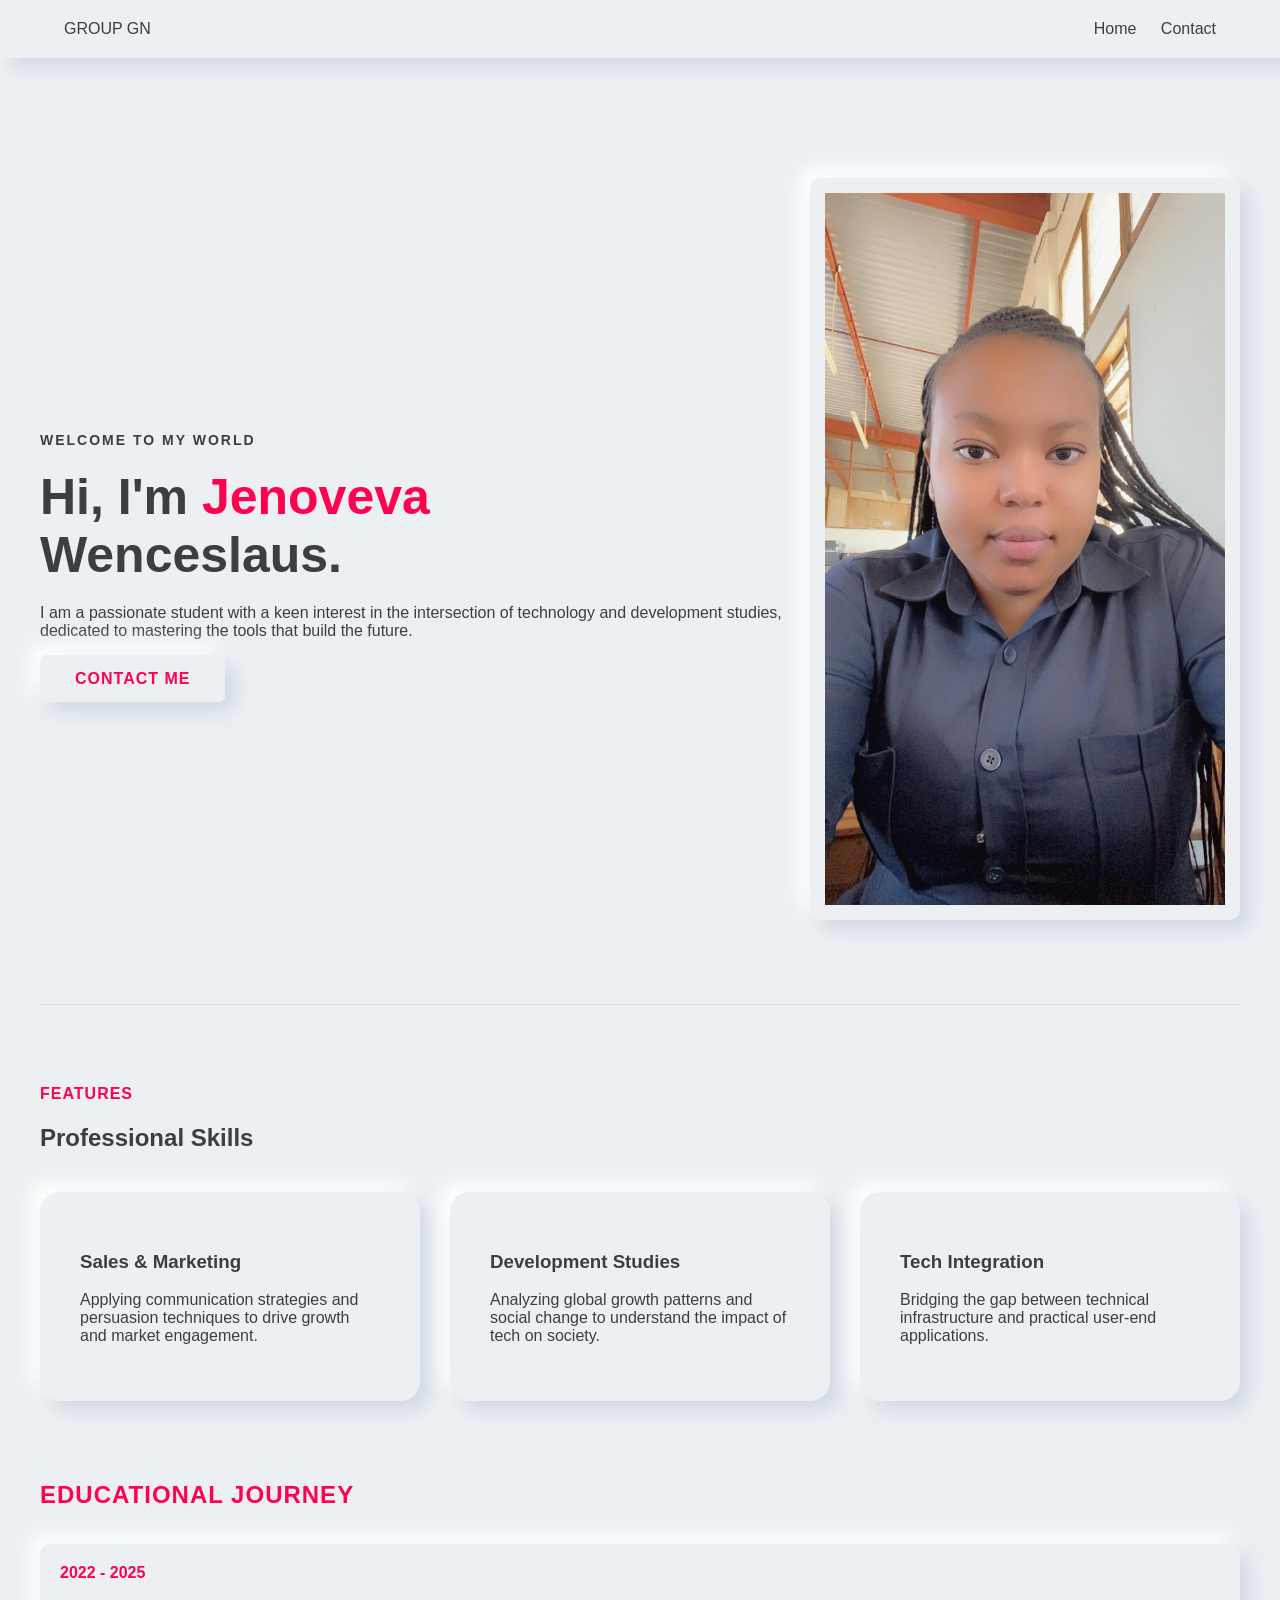
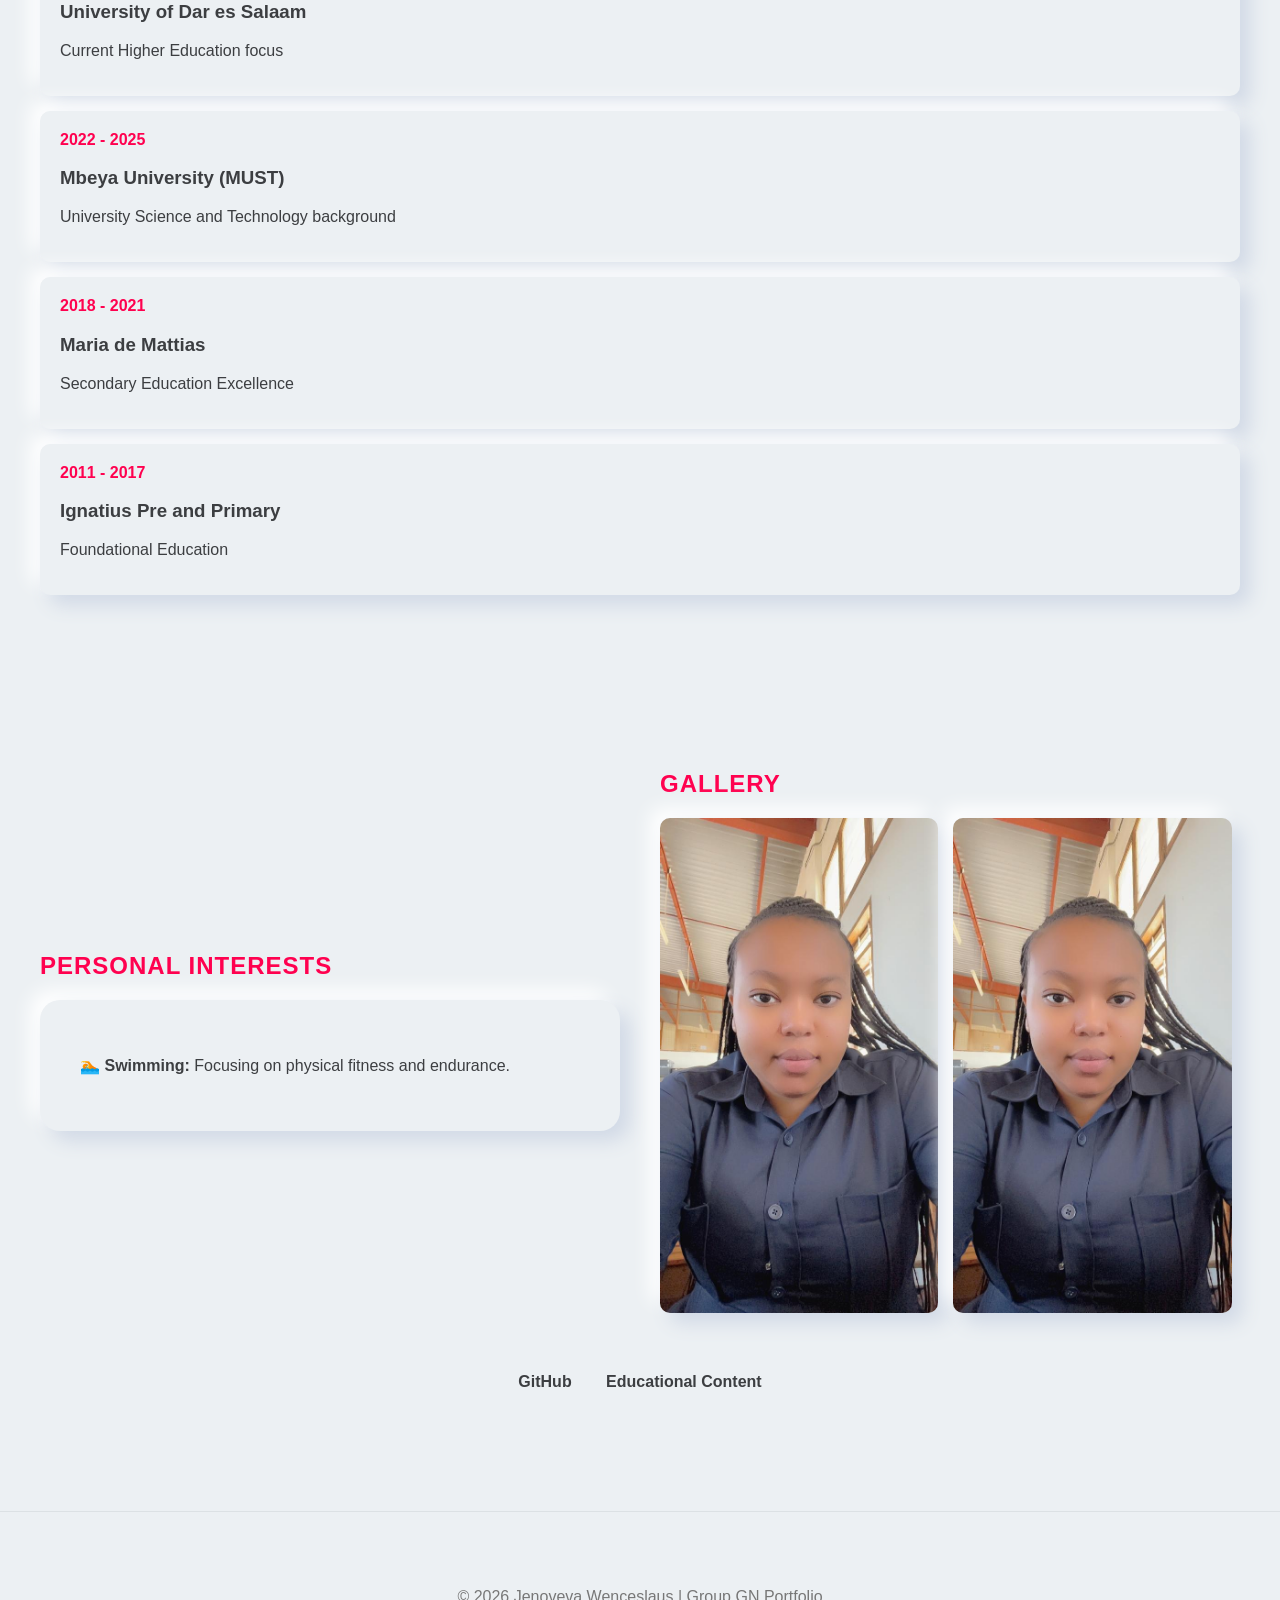
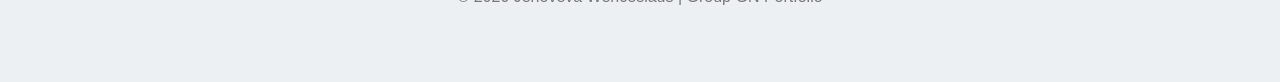
<file: student 7.html>
<!DOCTYPE html>
<html lang="en">
<head>
    <meta charset="UTF-8">
    <meta name="viewport" content="width=device-width, initial-scale=1.0">
    <title>Jenoveva Wenceslaus | Student Portfolio</title>
    <!-- Using the Beta CSS for the 5-8 student block -->
    <link rel="stylesheet" href="style-student-beta.css">
</head>
<body>

    <nav>
        <div class="logo">GROUP GN</div>
        <div class="nav-links">
            <a href="index.html" style="margin-right: 20px; text-decoration: none; color: inherit;">Home</a>
            <a href="contact.html" style="text-decoration: none; color: inherit;">Contact</a>
        </div>
    </nav>

    <div class="container">
        <!-- Hero Section -->
        <section class="hero">
            <div class="hero-text">
                <h4>Welcome to my world</h4>
                <h1>Hi, I'm <span>Jenoveva</span><br>Wenceslaus.</h1>
                <p>I am a passionate student with a keen interest in the intersection of technology and development studies, dedicated to mastering the tools that build the future.</p>
                <div style="margin-top: 30px;">
                    <a href="mailto:jenoveva@example.com" style="text-decoration: none; background: var(--bg-color); padding: 15px 35px; border-radius: 6px; box-shadow: var(--card-shadow); color: var(--primary-color); font-weight: bold; text-transform: uppercase; letter-spacing: 1px;">Contact Me</a>
                </div>
            </div>
            <div class="hero-img">
                <img src="./image/genovieve.jpeg" alt="Jenoveva Wenceslaus">
            </div>
        </section>

        <!-- What I Do Section (Features) -->
        <h4 class="section-title">Features</h4>
        <h2>Professional Skills</h2>
        <div class="card-grid">
            <div class="card">
                <h3>Sales & Marketing</h3>
                <p>Applying communication strategies and persuasion techniques to drive growth and market engagement.</p>
            </div>
            <div class="card">
                <h3>Development Studies</h3>
                <p>Analyzing global growth patterns and social change to understand the impact of tech on society.</p>
            </div>
            <div class="card">
                <h3>Tech Integration</h3>
                <p>Bridging the gap between technical infrastructure and practical user-end applications.</p>
            </div>
        </div>

        <!-- Education Section -->
        <h2 class="section-title" style="margin-top: 80px;">Educational Journey</h2>
        <table class="edu-table">
            <tr>
                <td>
                    <span style="color: var(--primary-color); font-weight: bold;">2022 - 2025</span>
                    <h3>University of Dar es Salaam</h3>
                    <p>Current Higher Education focus</p>
                </td>
            </tr>
            <tr>
                <td>
                    <span style="color: var(--primary-color); font-weight: bold;">2022 - 2025</span>
                    <h3>Mbeya University (MUST)</h3>
                    <p>University Science and Technology background</p>
                </td>
            </tr>
            <tr>
                <td>
                    <span style="color: var(--primary-color); font-weight: bold;">2018 - 2021</span>
                    <h3>Maria de Mattias</h3>
                    <p>Secondary Education Excellence</p>
                </td>
            </tr>
            <tr>
                <td>
                    <span style="color: var(--primary-color); font-weight: bold;">2011 - 2017</span>
                    <h3>Ignatius Pre and Primary</h3>
                    <p>Foundational Education</p>
                </td>
            </tr>
        </table>

        <!-- Hobbies & Gallery -->
        <div style="display: flex; gap: 40px; margin-top: 80px; align-items: center;">
            <div style="flex: 1;">
                <h2 class="section-title">Personal Interests</h2>
                <div class="card" style="margin-top: 20px;">
                    <ul style="list-style: none; padding: 0;">
                        <li>🏊 <strong>Swimming:</strong> Focusing on physical fitness and endurance.</li>
                    </ul>
                </div>
            </div>
            <div style="flex: 1;">
                 <h2 class="section-title">Gallery</h2>
                 <div style="display: flex; gap: 15px;">
                    <img src="./image/genovieve.jpeg" style="width: 48%; border-radius: 10px; box-shadow: var(--card-shadow);">
                    <img src="./image/genovieve.jpeg" style="width: 48%; border-radius: 10px; box-shadow: var(--card-shadow);">
                 </div>
            </div>
        </div>

        <!-- Links Footer -->
        <div style="margin-top: 60px; text-align: center;">
            <a href="https://github.com" target="_blank" style="margin: 0 15px; color: var(--text-main); font-weight: bold; text-decoration: none;">GitHub</a>
            <a href="https://youtube.com" target="_blank" style="margin: 0 15px; color: var(--text-main); font-weight: bold; text-decoration: none;">Educational Content</a>
        </div>
    </div>

    <footer style="text-align: center; padding: 60px 0; color: #777; border-top: 1px solid #dce1e4; margin-top: 80px;">
        <p>&copy; 2026 Jenoveva Wenceslaus | Group GN Portfolio</p>
    </footer>

</body>
</html>
</file>
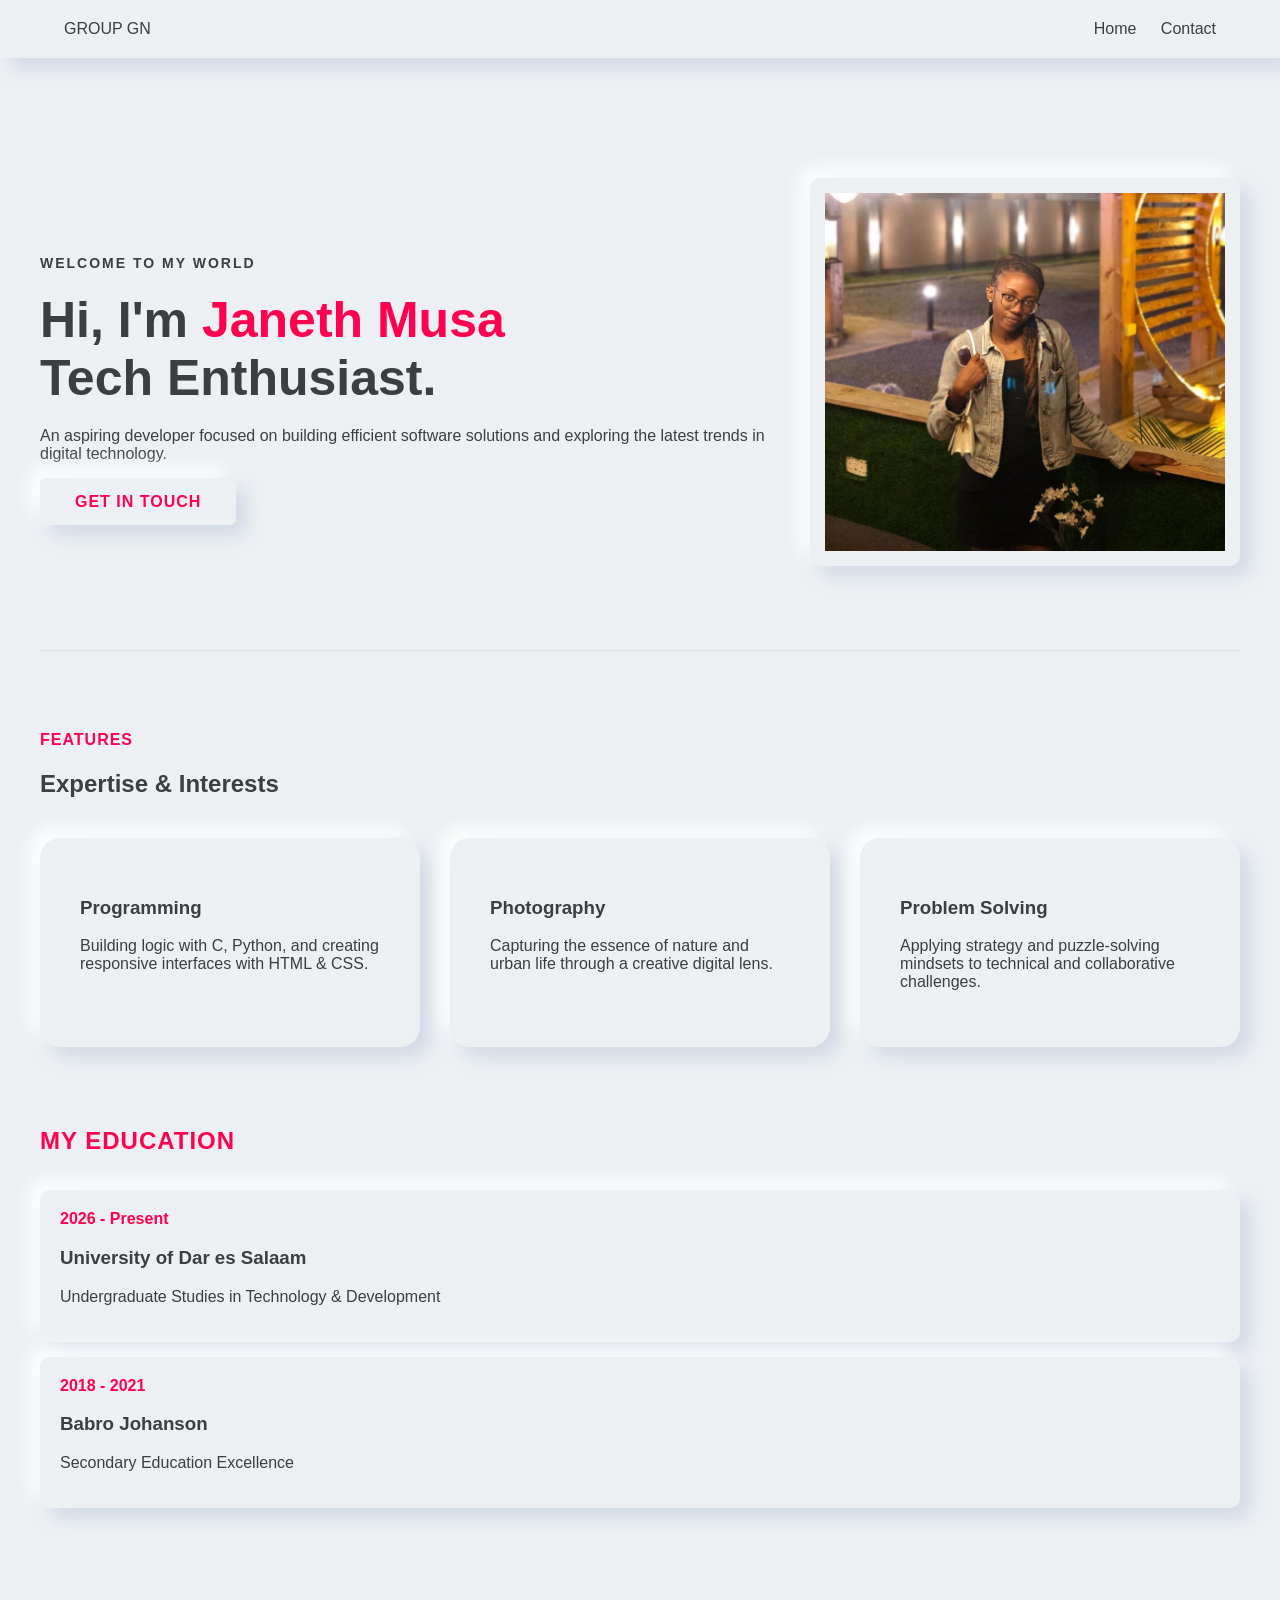
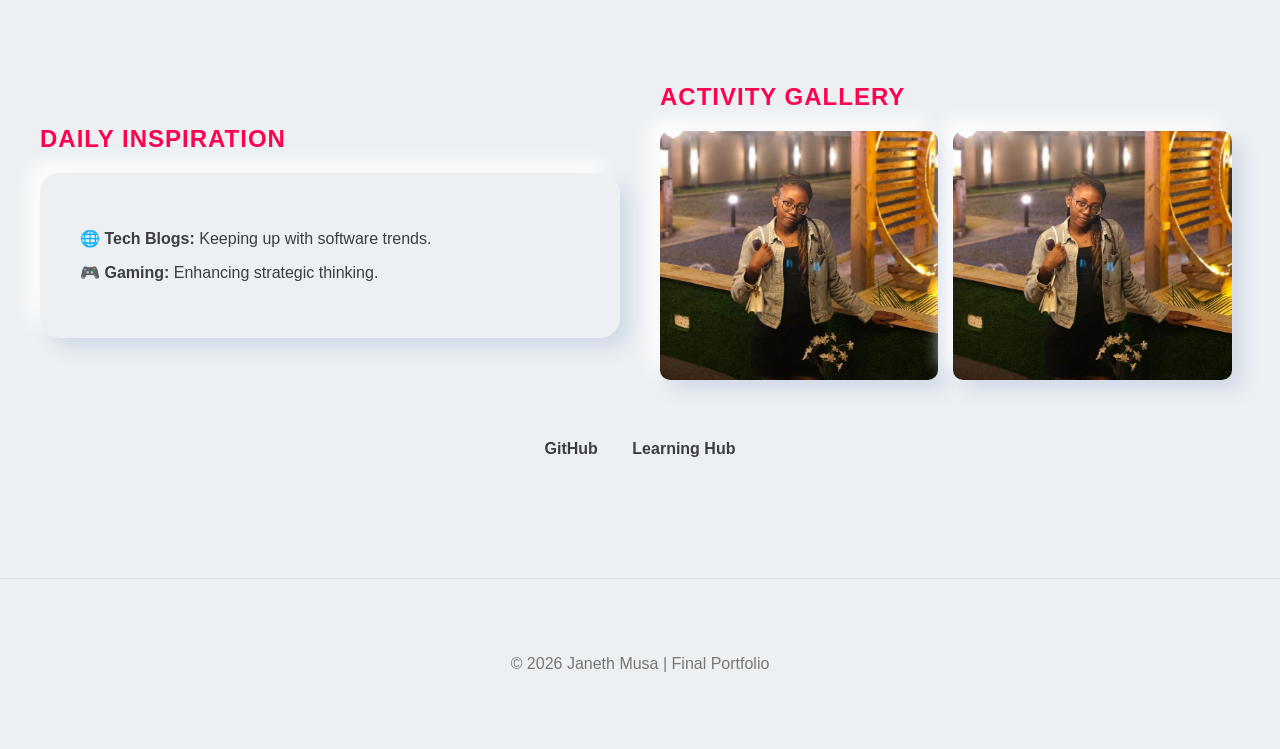
<file: student 8.html>
<!DOCTYPE html>
<html lang="en">
<head>
    <meta charset="UTF-8">
    <meta name="viewport" content="width=device-width, initial-scale=1.0">
    <title>Janeth Musa | Student Portfolio</title>
    <!-- Using the Beta CSS for the final student block -->
    <link rel="stylesheet" href="style-student-beta.css">
</head>
<body>

    <nav>
        <div class="logo">GROUP GN</div>
        <div class="nav-links">
            <a href="index.html" style="margin-right: 20px; text-decoration: none; color: inherit;">Home</a>
            <a href="contact.html" style="text-decoration: none; color: inherit;">Contact</a>
        </div>
    </nav>

    <div class="container">
        <!-- Hero Section -->
        <section class="hero">
            <div class="hero-text">
                <h4>Welcome to my world</h4>
                <h1>Hi, I'm <span>Janeth Musa</span><br>Tech Enthusiast.</h1>
                <p>An aspiring developer focused on building efficient software solutions and exploring the latest trends in digital technology.</p>
                <div style="margin-top: 30px;">
                    <a href="mailto:janeth47@gmail.com" style="text-decoration: none; background: var(--bg-color); padding: 15px 35px; border-radius: 6px; box-shadow: var(--card-shadow); color: var(--primary-color); font-weight: bold; text-transform: uppercase; letter-spacing: 1px;">Get In Touch</a>
                </div>
            </div>
            <div class="hero-img">
                <img src="./image/janeth1.jpeg" alt="Janeth Musa">
            </div>
        </section>

        <!-- Features Section (Skills & Hobbies) -->
        <h4 class="section-title">Features</h4>
        <h2>Expertise & Interests</h2>
        <div class="card-grid">
            <div class="card">
                <h3>Programming</h3>
                <p>Building logic with C, Python, and creating responsive interfaces with HTML & CSS.</p>
            </div>
            <div class="card">
                <h3>Photography</h3>
                <p>Capturing the essence of nature and urban life through a creative digital lens.</p>
            </div>
            <div class="card">
                <h3>Problem Solving</h3>
                <p>Applying strategy and puzzle-solving mindsets to technical and collaborative challenges.</p>
            </div>
        </div>

        <!-- Education Section -->
        <h2 class="section-title" style="margin-top: 80px;">My Education</h2>
        <table class="edu-table">
            <tr>
                <td>
                    <span style="color: var(--primary-color); font-weight: bold;">2026 - Present</span>
                    <h3>University of Dar es Salaam</h3>
                    <p>Undergraduate Studies in Technology & Development</p>
                </td>
            </tr>
            <tr>
                <td>
                    <span style="color: var(--primary-color); font-weight: bold;">2018 - 2021</span>
                    <h3>Babro Johanson</h3>
                    <p>Secondary Education Excellence</p>
                </td>
            </tr>
        </table>

        <!-- Hobbies & Links Section -->
        <div style="display: flex; gap: 40px; margin-top: 80px; align-items: center;">
            <div style="flex: 1;">
                <h2 class="section-title">Daily Inspiration</h2>
                <div class="card" style="margin-top: 20px;">
                    <ul style="list-style: none; padding: 0;">
                        <li style="margin-bottom: 15px;">🌐 <strong>Tech Blogs:</strong> Keeping up with software trends.</li>
                        <li style="margin-bottom: 15px;">🎮 <strong>Gaming:</strong> Enhancing strategic thinking.</li>
                    </ul>
                </div>
            </div>
            <div style="flex: 1;">
                 <h2 class="section-title">Activity Gallery</h2>
                 <div style="display: flex; gap: 15px;">
                    <img src="./image/janeth1.jpeg" style="width: 48%; border-radius: 10px; box-shadow: var(--card-shadow);">
                    <img src="./image/janeth1.jpeg" style="width: 48%; border-radius: 10px; box-shadow: var(--card-shadow);">
                 </div>
            </div>
        </div>

        <div style="margin-top: 60px; text-align: center;">
            <a href="https://github.com" target="_blank" style="margin: 0 15px; color: var(--text-main); font-weight: bold; text-decoration: none;">GitHub</a>
            <a href="https://youtube.com" target="_blank" style="margin: 0 15px; color: var(--text-main); font-weight: bold; text-decoration: none;">Learning Hub</a>
        </div>
    </div>

    <footer style="text-align: center; padding: 60px 0; color: #777; border-top: 1px solid #dce1e4; margin-top: 80px;">
        <p>&copy; 2026 Janeth Musa | Final Portfolio</p>
    </footer>

</body>
</html>
</file>
<file: style-index.css>
/* 1. BASIC CONCEPTS: Fonts and Colors */
body {
    margin: 0;
    font-family: 'Segoe UI', Tahoma, Geneva, Verdana, sans-serif;
    background-color: #f0f2f5; /* Background */
    color: #333;
    line-height: 1.6;
}

/* 2. ADVANCED CONCEPT: Gradients & Hero Styling */
.hero {
    background: linear-gradient(rgba(0, 0, 0, 0.7), rgba(0, 0, 0, 0.7)), 
                url('image/nkurumah.jpeg'); /* Placeholder for background image */
    background-size: cover;
    background-position: center;
    height: 450px;
    color: white;
    padding: 0 50px;
}

/* Navigation Styling */
.top-nav {
    display: flex;
    justify-content: space-between;
    align-items: center;
    padding: 20px 0;
}

.logo {
    font-size: 24px;
    font-weight: bold;
    letter-spacing: 1px;
}

.main-links a {
    color: white;
    text-decoration: none;
    margin-left: 30px;
    padding: 8px 16px;
    /* ADVANCED: Transition */
    transition: background 0.3s ease;
}

/* 1. BASIC: Hover Effect */
.main-links a:hover {
    background-color: rgba(255, 255, 255, 0.2);
    border-radius: 20px;
}

/* Hero Text Styling */
.hero-content {
    margin-top: 60px;
}

.hero-content h1 {
    font-size: 48px;
    margin: 0;
}

.hero-content span {
    color: #a8e063; /* Accent Color */
}

/* Main Container */
.container {
    max-width: 1100px;
    margin: -60px auto 40px; /* ADVANCED: Negative margin to overlap hero */
    padding: 0 20px;
}

/* 2. ADVANCED: Rounded Corners and Shadows */
.welcome-card {
    background: white;
    padding: 40px;
    border-radius: 30px; /* Rounded Corners */
    box-shadow: 0 10px 30px rgba(0,0,0,0.1); /* Shadow */
    display: flex;
    gap: 30px;
    align-items: center;
}

.welcome-text { flex: 2; }
.group-img-container { flex: 1; text-align: center; }

/* 1. BASIC: Image Styling */
.group-photo {
    width: 100%;
    max-width: 250px;
    border-radius: 20px;
    border: 5px solid #f0f2f5;
}

/* Student Profiles Grid */
.section-title {
    margin-top: 50px;
    text-align: center;
    font-size: 28px;
}

.profile-grid {
    display: grid;
    grid-template-columns: repeat(4, 1fr); /* 4 columns like the UI image */
    gap: 20px;
    margin-bottom: 50px;
}

/* 1. BASIC: Link Styling & Hover */
.profile-link {
    background: white;
    padding: 30px 10px;
    text-align: center;
    text-decoration: none;
    color: #333;
    font-weight: bold;
    border-radius: 15px;
    box-shadow: 0 4px 6px rgba(0,0,0,0.05);
    /* ADVANCED: 2D Transform on hover */
    transition: transform 0.3s, box-shadow 0.3s;
}

.profile-link:hover {
    transform: translateY(-10px); /* 2D Transform */
    box-shadow: 0 12px 20px rgba(0,0,0,0.1);
    color: #56ab2f;
}

footer {
    text-align: center;
    padding: 40px;
    background: #1a1a1a;
    color: white;
}
</file>
<file: style-contact.css>
/* 1. BASIC: Fonts and Backgrounds */
body {
    margin: 0;
    font-family: 'Arial', sans-serif;
    background-color: #0b0b0b; /* Dark background like image */
    color: #ffffff;
}

/* Header & Nav */
.contact-hero {
    background: linear-gradient(rgba(0,0,0,0.8), rgba(0,0,0,0.8)), url('image/nkurumah.jpeg');
    background-size: cover;
    background-position: center;
    padding: 20px 50px;
    text-align: center;
}

.top-nav {
    display: flex;
    justify-content: space-between;
    align-items: center;
    margin-bottom: 50px;
}

.main-links a {
    color: #ccc;
    text-decoration: none;
    margin-left: 20px;
    transition: color 0.3s;
}

.main-links a:hover, .main-links a.active {
    color: #ffffff;
    border-bottom: 2px solid #ffffff;
}

.hero-title h1 {
    font-size: 45px;
    margin-bottom: 5px;
}

/* Sub-Nav Styles */
.sub-nav {
    background: #1a1a1a;
    padding: 15px;
    text-align: center;
    border-bottom: 1px solid #333;
}

.sub-nav a {
    color: #999;
    text-decoration: none;
    margin: 0 10px;
    font-size: 13px;
}

/* 1. BASIC: Layout (Flexbox) */
.contact-container {
    max-width: 1000px;
    margin: 50px auto;
    padding: 0 20px;
}

.contact-wrapper {
    display: flex;
    gap: 50px;
    flex-wrap: wrap;
}

/* 2. ADVANCED: Shadows and Transitions on Form */
.form-card {
    flex: 1;
    background: #151515;
    padding: 40px;
    border-radius: 10px;
    box-shadow: 0 10px 30px rgba(0,0,0,0.5); /* Shadow */
}

.form-card h2 { margin-bottom: 30px; }

/* 1. BASIC: Form Input Styling */
input[type="text"], input[type="email"], textarea {
    width: 100%;
    padding: 12px;
    margin-bottom: 20px;
    background: #222;
    border: 1px solid #333;
    color: white;
    border-radius: 5px;
    box-sizing: border-box;
}

.form-group { margin-bottom: 20px; color: #999; }

/* 2. ADVANCED: Button Hover Transitions */
.submit-btn {
    background: transparent;
    border: 1px solid #ffffff;
    color: white;
    padding: 12px 30px;
    border-radius: 25px;
    cursor: pointer;
    transition: all 0.4s ease; /* Transition */
}

.submit-btn:hover {
    background: #ffffff;
    color: #000;
}

.reset-btn {
    background: transparent;
    border: none;
    color: #666;
    cursor: pointer;
    margin-left: 15px;
}

/* Info Side Styling */
.info-side { flex: 1; }
.info-item { margin-bottom: 40px; }
.info-item h3 { color: #fff; margin-bottom: 10px; }
.info-item p { color: #999; line-height: 1.6; }

footer {
    text-align: center;
    padding: 30px;
    background: #000;
    color: #444;
    font-size: 12px;
}
</file>
<file: style-student-alpha.css>
/* 1. BASIC: General Styling */
body {
    margin: 0;
    padding: 0;
    font-family: 'Inter', sans-serif;
    background-color: #f8f9fc;
    color: #333;
}

.top-nav {
    display: flex;
    justify-content: space-between;
    padding: 20px 8%;
    background: white;
}

.top-nav .logo { font-weight: bold; font-size: 1.2rem; color: #8a2be2; }
.main-links a { text-decoration: none; color: #666; margin-left: 20px; font-size: 0.9rem; }

/* 1. BASIC: Layout Container */
.profile-container {
    max-width: 1100px;
    margin: 0 auto;
    padding: 50px 20px;
}

/* Hero Section */
.hero-section {
    display: flex;
    align-items: center;
    gap: 40px;
    margin-bottom: 60px;
}

.hero-text { flex: 1; }
.greeting { color: #8a2be2; font-weight: bold; font-size: 1.1rem; }
.hero-text h1 { font-size: 3.5rem; margin: 10px 0; line-height: 1.1; }
.bio-intro { color: #666; font-size: 1.1rem; max-width: 450px; }

/* 2. ADVANCED: 2D Transform & Shadow on Image */
.main-profile-img {
    width: 350px;
    height: 450px;
    object-fit: cover;
    border-radius: 30px;
    box-shadow: 20px 20px 60px #d1d9e6, -20px -20px 60px #ffffff;
    transition: transform 0.5s ease;
}

.main-profile-img:hover { transform: scale(1.02); }

/* Buttons & Tags */
.cta-btn {
    display: inline-block;
    padding: 15px 35px;
    background: #8a2be2;
    color: white;
    text-decoration: none;
    border-radius: 10px;
    margin-top: 20px;
    /* ADVANCED: Transition */
    transition: background 0.3s;
}
.cta-btn:hover { background: #6a1b9a; }

/* 2. ADVANCED: Stats Bar with Gradient Border/Shadow */
.stats-row {
    display: flex;
    justify-content: space-around;
    background: white;
    padding: 30px;
    border-radius: 20px;
    box-shadow: 0 10px 30px rgba(0,0,0,0.05);
    margin-bottom: 60px;
}
.stat-item strong { display: block; font-size: 1.5rem; color: #8a2be2; }
.stat-item span { font-size: 0.8rem; color: #999; text-transform: uppercase; }

/* 1. BASIC: Content Card (Bio) */
.content-card {
    background: white;
    display: flex;
    gap: 40px;
    padding: 40px;
    border-radius: 25px;
    align-items: center;
    margin-bottom: 60px;
}
.card-img img { width: 300px; border-radius: 20px; }

/* 2. ADVANCED: Education Grid */
.section-title { text-align: center; margin-bottom: 30px; }
.education-grid {
    display: grid;
    grid-template-columns: repeat(auto-fit, minmax(200px, 1fr));
    gap: 20px;
}
.edu-box {
    background: white;
    padding: 25px;
    border-radius: 15px;
    transition: box-shadow 0.3s;
}
.edu-box:hover { box-shadow: 0 8px 25px rgba(138, 43, 226, 0.1); }
.year { color: #8a2be2; font-weight: bold; font-size: 0.8rem; }

footer { text-align: center; padding: 50px; color: #999; font-size: 0.8rem; }
</file>
<file: style-student-beta.css>
/* style-student-beta.css */
:root {
    --primary-color: #ff014f; /* The signature pink/red from the image */
    --bg-color: #ecf0f3;
    --card-shadow: 10px 10px 19px #d1d9e6, -10px -10px 19px #ffffff;
    --text-main: #3c3e41;
}

body {
    background-color: var(--bg-color);
    font-family: 'Poppins', sans-serif;
    color: var(--text-main);
    margin: 0;
}

.container {
    max-width: 1200px;
    margin: 0 auto;
    padding: 40px 20px;
}

/* Navigation */
nav {
    display: flex;
    justify-content: space-between;
    align-items: center;
    padding: 20px 5%;
    background: var(--bg-color);
    box-shadow: var(--card-shadow);
}

/* Hero Section */
.hero {
    display: flex;
    justify-content: space-between;
    align-items: center;
    padding: 80px 0;
    border-bottom: 1px solid #dce1e4;
}

.hero-text h4 {
    color: #3c3e41;
    letter-spacing: 2px;
    text-transform: uppercase;
    font-size: 14px;
}

.hero-text h1 {
    font-size: 50px;
    margin: 20px 0;
}

.hero-text h1 span {
    color: var(--primary-color);
}

.hero-img img {
    width: 400px;
    border-radius: 10px;
    background: var(--bg-color);
    box-shadow: var(--card-shadow);
    padding: 15px;
}

/* What I Do Section */
.section-title {
    margin-top: 80px;
    text-transform: uppercase;
    color: var(--primary-color);
    letter-spacing: 1px;
}

.card-grid {
    display: grid;
    grid-template-columns: repeat(auto-fit, minmax(300px, 1fr));
    gap: 30px;
    margin-top: 40px;
}

.card {
    background: var(--bg-color);
    padding: 40px;
    border-radius: 20px;
    box-shadow: var(--card-shadow);
    transition: 0.5s;
}

.card:hover {
    background: linear-gradient(145deg, #ff014f, #d11414);
    transform: translateY(-10px);
}

.card:hover h3, .card:hover p {
    color: white;
}

.card i {
    color: var(--primary-color);
    font-size: 40px;
    margin-bottom: 20px;
}

.card:hover i { color: white; }

/* Education Table Styling */
.edu-table {
    width: 100%;
    border-collapse: separate;
    border-spacing: 0 15px;
}

.edu-table td {
    background: var(--bg-color);
    box-shadow: var(--card-shadow);
    padding: 20px;
    border-radius: 10px;
}
</file>
